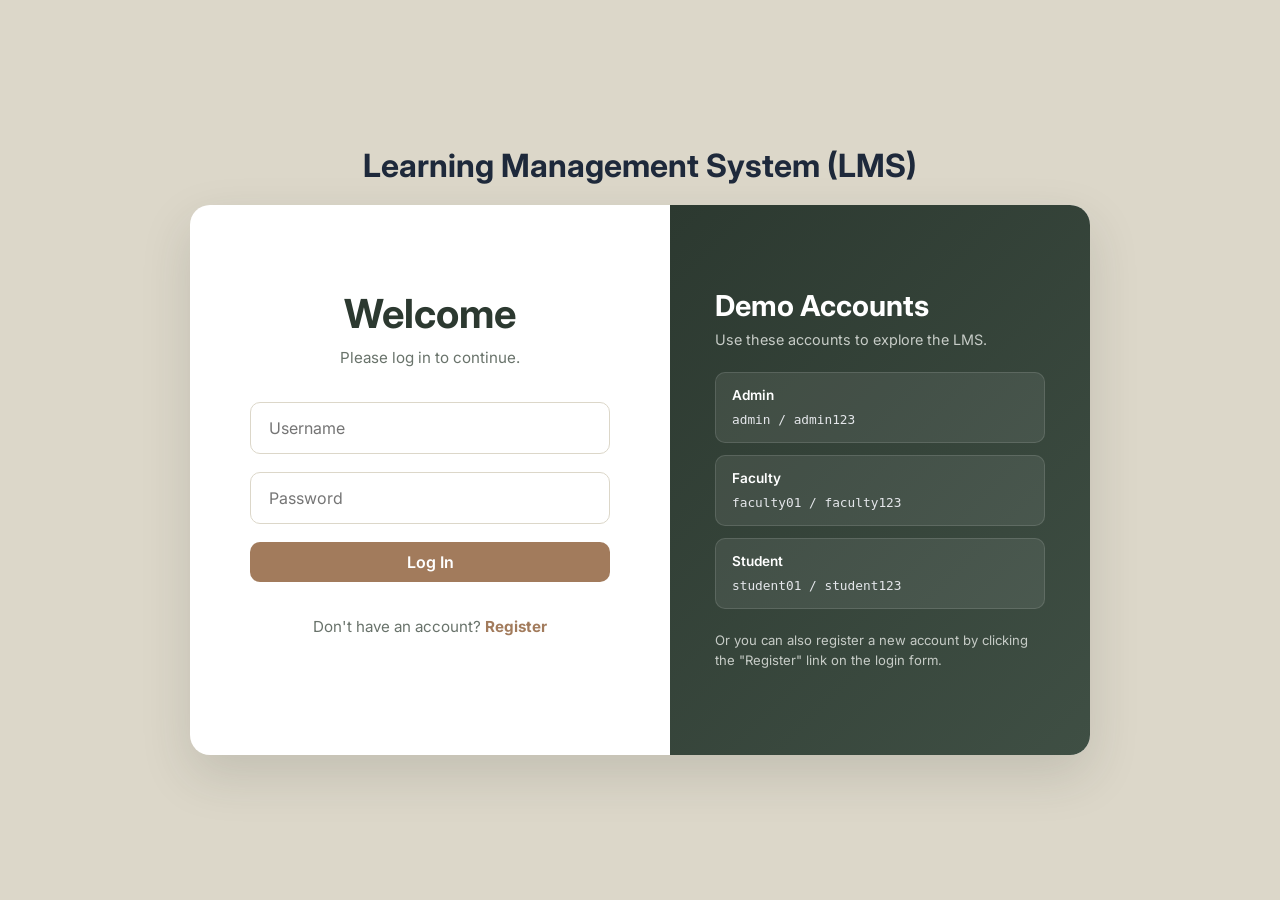
<file: index.html>
<!doctype html>
<html lang="en">
  <head>
    <meta charset="UTF-8" />
    <meta name="viewport" content="width=device-width, initial-scale=1.0" />
    <title>Learning Management System</title>
    <link rel="stylesheet" href="02-css/login.css" />
  </head>
  <body>
    <div class="background-color">
      <h1 id="title" style="color: #1e293b">
        Learning Management System (LMS)
      </h1>

      <div class="login-container">
        <div class="login-form">
          <h1>Welcome</h1>
          <p>Please log in to continue.</p>

          <form id="loginForm">
            <input type="text" id="username" placeholder="Username" required />

            <input
              type="password"
              id="password"
              placeholder="Password"
              required
              />

            <button type="submit">Log In</button><br>
            <p id = "register-link">Don't have an account? <a href="01-html/register.html"><strong>Register</strong></a></p>
          </form>
        </div>
        <div class="login-image">
  <div class="demo-accounts">
    <h2>Demo Accounts</h2>
    <p>Use these accounts to explore the LMS.</p>

    <div class="account">
      <span>Admin</span>
      <code>admin / admin123</code>
    </div>

    <div class="account">
      <span>Faculty</span>
      <code>faculty01 / faculty123</code>
    </div>

    <div class="account">
      <span>Student</span>
      <code>student01 / student123</code>
    </div>

    <div class="register-note">
      Or you can also register a new account by clicking the "Register" link on the login form.
    </div>
  </div>
</div>
    </div>
    <script src="03-js/log-in-page.js"></script>
  </body>
</html>
</file>
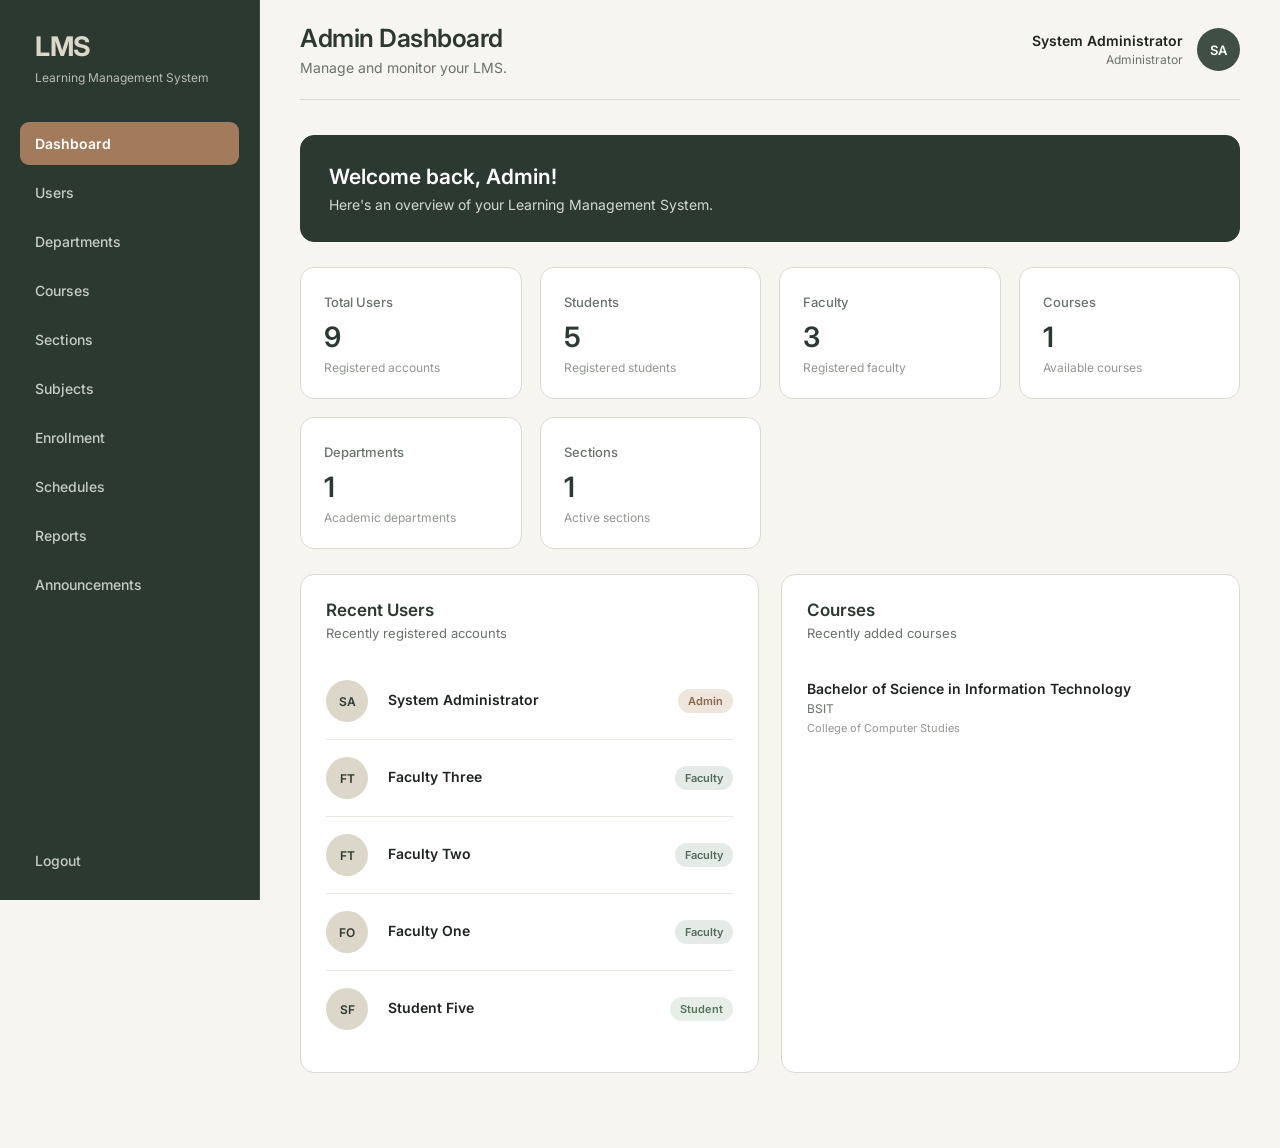
<file: 01-html/admin-dashboard.html>
<!doctype html>
<html lang="en">
  <head>
    <meta charset="UTF-8" />
    <meta name="viewport" content="width=device-width, initial-scale=1.0" />

    <title>Admin Dashboard</title>

    <link rel="stylesheet" href="../02-css/admin-dashboard.css" />

    <link
      href="https://fonts.googleapis.com/css2?family=Inter:wght@400;500;600;700&display=swap"
      rel="stylesheet"
    />

    <script src="../03-js/admin-dashboard.js" defer></script>
  </head>

  <body>
    <aside class="sidebar">
      <div class="logo">
        <h2>LMS</h2>
        <span>Learning Management System</span>
      </div>

      <nav class="sidebar-nav">
        <a href="#dashboard" class="nav-item active" data-section="dashboard">
          Dashboard
        </a>

        <a href="#users" class="nav-item" data-section="users"> Users </a>

        <a href="#departments" class="nav-item" data-section="departments">
          Departments
        </a>

        <a href="#courses" class="nav-item" data-section="courses"> Courses </a>

        <a href="#sections" class="nav-item" data-section="sections">
          Sections
        </a>

        <a href="#subjects" class="nav-item" data-section="subjects">
          Subjects
        </a>

        <a href="#enrollment" class="nav-item" data-section="enrollment">
          Enrollment
        </a>

        <a href="#schedules" class="nav-item" data-section="schedules">
          Schedules
        </a>

        <a href="#reports" class="nav-item" data-section="reports"> Reports </a>

        <a href="#announcements" class="nav-item" data-section="announcements">
          Announcements
        </a>
      </nav>

      <div class="sidebar-bottom">
        <a href="#" class="nav-item" id="logoutButton"> Logout </a>
      </div>
    </aside>

    <main class="main-content">
      <header class="topbar">
        <div class="page-title">
          <h1>Admin Dashboard</h1>
          <p>Manage and monitor your LMS.</p>
        </div>

        <div class="profile">
          <div class="profile-info">
            <strong id="adminName"> Administrator </strong>

            <span> Administrator </span>
          </div>

          <div class="profile-avatar" id="adminAvatar">AD</div>
        </div>
      </header>

      <!-- DASHBOARD -->

      <section id="dashboard" class="page-section active-section">
        <section class="welcome-section">
          <h2>Welcome back, Admin!</h2>

          <p>Here's an overview of your Learning Management System.</p>
        </section>

        <section class="dashboard-cards">
          <div class="dashboard-card">
            <span class="card-title"> Total Users </span>

            <h3 id="totalUsers">0</h3>

            <p>Registered accounts</p>
          </div>

          <div class="dashboard-card">
            <span class="card-title"> Students </span>

            <h3 id="totalStudents">0</h3>

            <p>Registered students</p>
          </div>

          <div class="dashboard-card">
            <span class="card-title"> Faculty </span>

            <h3 id="totalFaculty">0</h3>

            <p>Registered faculty</p>
          </div>

          <div class="dashboard-card">
            <span class="card-title"> Courses </span>

            <h3 id="totalCourses">0</h3>

            <p>Available courses</p>
          </div>

          <div class="dashboard-card">
            <span class="card-title"> Departments </span>

            <h3 id="totalDepartments">0</h3>

            <p>Academic departments</p>
          </div>

          <div class="dashboard-card">
            <span class="card-title"> Sections </span>

            <h3 id="totalSections">0</h3>

            <p>Active sections</p>
          </div>
        </section>

        <section class="dashboard-grid">
          <div class="dashboard-section">
            <div class="section-header">
              <div>
                <h2>Recent Users</h2>

                <p>Recently registered accounts</p>
              </div>
            </div>

            <div id="dashboardUserList"></div>
          </div>

          <div class="dashboard-section">
            <div class="section-header">
              <div>
                <h2>Courses</h2>

                <p>Recently added courses</p>
              </div>
            </div>

            <div id="dashboardCourseList"></div>
          </div>
        </section>
      </section>

      <!-- USERS -->

      <section id="users" class="page-section">
        <div class="section-title">
          <h2>Users</h2>

          <p>
            View all registered students, faculty members and administrators.
          </p>
        </div>

        <div class="dashboard-section" id="userList"></div>
      </section>

      <!-- DEPARTMENTS -->

      <section id="departments" class="page-section">
        <div class="section-title">
          <h2>Departments</h2>

          <p>Create and manage academic departments.</p>
        </div>

        <div class="form-section">
          <h3>Add Department</h3>

          <form id="departmentForm">
            <input
              type="text"
              id="departmentName"
              placeholder="Department Name"
              required
            />

            <input
              type="text"
              id="departmentCode"
              placeholder="Department Code"
            />

            <button type="submit">Add Department</button>
          </form>
        </div>

        <div class="dashboard-section">
          <div class="section-header">
            <div>
              <h2>Departments</h2>

              <p>Existing departments</p>
            </div>
          </div>

          <div id="departmentList"></div>
        </div>
      </section>

      <!-- COURSES -->

      <section id="courses" class="page-section">
        <div class="section-title">
          <h2>Courses</h2>

          <p>Manage college degree programs.</p>
        </div>

        <div class="form-section">
          <h3>Add Course</h3>

          <form id="courseForm">
            <input
              type="text"
              id="courseName"
              placeholder="Course Name"
              required
            />

            <input type="text" id="courseCode" placeholder="Course Code" />

            <select id="courseDepartment" required>
              <option value="">Select Department</option>
            </select>

            <button type="submit">Add Course</button>
          </form>
        </div>

        <div class="dashboard-section">
          <div class="section-header">
            <div>
              <h2>College Courses</h2>

              <p>Degree programs by department</p>
            </div>
          </div>

          <div id="courseList"></div>
        </div>
      </section>

      <!-- SECTIONS -->

      <section id="sections" class="page-section">
        <div class="section-title">
          <h2>Sections</h2>

          <p>Create year levels and class sections under each course.</p>
        </div>

        <div class="form-section">
          <h3>Add Section</h3>

          <form id="sectionForm">
            <select id="sectionCourse" required>
              <option value="">Select Course</option>
            </select>

            <input
              type="text"
              id="yearLevel"
              placeholder="Year Level e.g. 1st Year"
              required
            />

            <input
              type="text"
              id="sectionName"
              placeholder="Section e.g. A"
              required
            />

            <button type="submit">Add Section</button>
          </form>
        </div>

        <div class="dashboard-section">
          <div class="section-header">
            <div>
              <h2>Class Sections</h2>

              <p>Sections under each course</p>
            </div>
          </div>

          <div id="sectionList"></div>
        </div>
      </section>

      <!-- SUBJECTS -->

      <section id="subjects" class="page-section">
        <div class="section-title">
          <h2>Subjects</h2>

          <p>
            Manage the master subject catalog and assign subjects to sections.
          </p>
        </div>

        <!-- MASTER SUBJECT -->

        <div class="form-section">
          <h3>Add Subject to Catalog</h3>

          <p class="form-description">
            Create the subject once. You can assign it to multiple sections
            later.
          </p>

          <form id="subjectForm">
            <input
              type="text"
              id="subjectCode"
              placeholder="Subject Code e.g. IT101"
              required
            />

            <input
              type="text"
              id="subjectName"
              placeholder="Subject Name"
              required
            />

            <input
              type="number"
              id="subjectUnits"
              placeholder="Units"
              min="1"
              required
            />

            <button type="submit">Add Subject</button>
          </form>
        </div>

        <!-- SUBJECT CATALOG -->

        <div class="dashboard-section">
          <div class="section-header">
            <div>
              <h2>Subject Catalog</h2>

              <p>Master list of subjects</p>
            </div>
          </div>

          <div id="subjectCatalogList"></div>
        </div>

        <!-- ASSIGN SUBJECT -->

        <div class="form-section">
          <h3>Add Subject to Section</h3>

          <p class="form-description">
            Select an existing subject and assign it to a specific section.
          </p>

          <form id="sectionSubjectForm">
            <select id="sectionSubjectSection" required>
              <option value="">Select Section</option>
            </select>

            <select id="sectionSubjectSubject" required>
              <option value="">Select Subject</option>
            </select>

            <button type="submit">Add Subject to Section</button>
          </form>
        </div>

        <!-- SECTION SUBJECTS -->

        <div class="dashboard-section">
          <div class="section-header">
            <div>
              <h2>Section Subjects</h2>

              <p>Subjects assigned to class sections</p>
            </div>
          </div>

          <div id="sectionSubjectList"></div>
        </div>
      </section>

      <!-- ENROLLMENT -->

      <section id="enrollment" class="page-section">
        <div class="section-title">
          <h2>Student Enrollment</h2>

          <p>
            Enroll students into their department, course, year level and
            section.
          </p>
        </div>

        <div class="form-section">
          <h3>Enroll Student</h3>

          <form id="enrollmentForm">
            <select id="studentSelect" required>
              <option value="">Select Student</option>
            </select>

            <select id="enrollmentDepartment" required>
              <option value="">Select Department</option>
            </select>

            <select id="enrollmentCourse" required>
              <option value="">Select Course</option>
            </select>

            <select id="enrollmentSection" required>
              <option value="">Select Section</option>
            </select>

            <button type="submit">Enroll Student</button>
          </form>
        </div>

        <div class="dashboard-section">
          <div class="section-header">
            <div>
              <h2>Enrolled Students</h2>

              <p>Current student enrollments</p>
            </div>
          </div>

          <div id="enrollmentList"></div>
        </div>
      </section>

      <!-- SCHEDULES -->

      <section id="schedules" class="page-section">
        <div class="section-title">
          <h2>Faculty Schedules</h2>

          <p>Assign faculty members to subjects and create class schedules.</p>
        </div>

        <div class="form-section">
          <h3>Schedule Subject</h3>

          <form id="scheduleForm">
            <select id="scheduleSection" required>
              <option value="">Select Section</option>
            </select>

            <select id="scheduleSubject" required>
              <option value="">Select Subject</option>
            </select>

            <select id="scheduleFaculty" required>
              <option value="">Select Faculty</option>
            </select>

            <select id="scheduleDay" required>
              <option value="">Select Day</option>

              <option value="Monday">Monday</option>

              <option value="Tuesday">Tuesday</option>

              <option value="Wednesday">Wednesday</option>

              <option value="Thursday">Thursday</option>

              <option value="Friday">Friday</option>

              <option value="Saturday">Saturday</option>
            </select>

            <div class="time-fields">
              <div>
                <label for="startTime"> Start Time </label>

                <input type="time" id="startTime" required />
              </div>

              <div>
                <label for="endTime"> End Time </label>

                <input type="time" id="endTime" required />
              </div>
            </div>

            <button type="submit">Add Schedule</button>
          </form>
        </div>

        <div class="dashboard-section">
          <div class="section-header">
            <div>
              <h2>Current Schedules</h2>

              <p>Scheduled subject lessons</p>
            </div>
          </div>

          <div id="scheduleList"></div>
        </div>
      </section>

      <!-- REPORTS -->

      <section id="reports" class="page-section">
        <div class="section-title">
          <h2>Reports</h2>

          <p>Overview of your LMS data.</p>
        </div>

        <div class="dashboard-cards">
          <div class="dashboard-card">
            <span class="card-title"> Students </span>

            <h3 id="reportStudents">0</h3>
          </div>

          <div class="dashboard-card">
            <span class="card-title"> Faculty </span>

            <h3 id="reportFaculty">0</h3>
          </div>

          <div class="dashboard-card">
            <span class="card-title"> Courses </span>

            <h3 id="reportCourses">0</h3>
          </div>

          <div class="dashboard-card">
            <span class="card-title"> Sections </span>

            <h3 id="reportSections">0</h3>
          </div>
        </div>
      </section>

      <!-- ANNOUNCEMENTS -->
      <section id="announcements" class="page-section">
        <div class="section-header">
          <div>
            <h2>Announcements</h2>
            <p>Publish announcements for faculty, students, or both.</p>
          </div>
        </div>

        <div class="announcement-layout">
          <div class="card">
            <div class="card-header">
              <div>
                <h3>Create Announcement</h3>
                <p>Send an announcement to selected users.</p>
              </div>
            </div>

            <form id="adminAnnouncementForm">
              <div class="form-group">
                <label for="adminAnnouncementTitle"> Announcement Title </label>

                <input
                  type="text"
                  id="adminAnnouncementTitle"
                  placeholder="Enter announcement title"
                  required
                />
              </div>

              <div class="form-group">
                <label for="adminAnnouncementMessage"> Message </label>

                <textarea
                  id="adminAnnouncementMessage"
                  rows="6"
                  placeholder="Write your announcement..."
                  required
                ></textarea>
              </div>

              <div class="form-group">
                <label for="adminAnnouncementAudience"> Audience </label>

                <select id="adminAnnouncementAudience" required>
                  <option value="">Select Audience</option>

                  <option value="faculty">Faculty Only</option>

                  <option value="students">Students Only</option>

                  <option value="both">Faculty & Students</option>
                </select>
              </div>

              <div class="form-actions">
                <button type="submit" class="primary-button">
                  Publish Announcement
                </button>
              </div>
            </form>
          </div>
          <div class="card">
            <div class="card-header">
              <div>
                <h3>Published Announcements</h3>
                <p>Manage announcements published by the administrator.</p>
              </div>
            </div>

            <div id="adminAnnouncementList">
              <div class="empty-message">No announcements yet.</div>
            </div>
          </div>
        </div>
      </section>
    </main>
  </body>
</html>
</file>
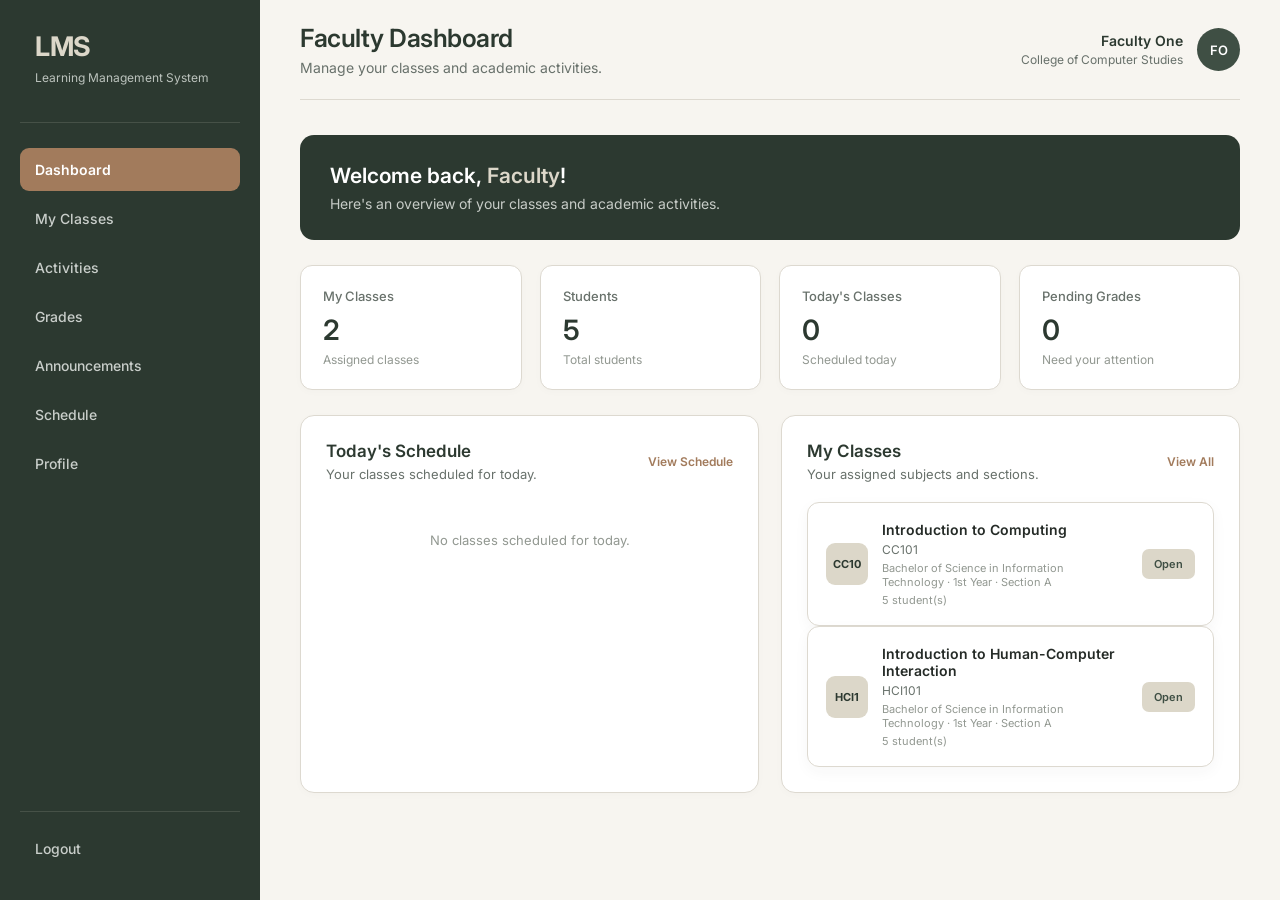
<file: 01-html/faculty-dashboard.html>
<!doctype html>
<html lang="en">
  <head>
    <meta charset="UTF-8" />

    <meta name="viewport" content="width=device-width, initial-scale=1.0" />

    <title>Faculty Dashboard</title>

    <link rel="stylesheet" href="../02-css/faculty-dashboard.css" />

    <link
      href="https://fonts.googleapis.com/css2?family=Inter:wght@300;400;500;600;700&display=swap"
      rel="stylesheet"
    />

    <script src="../03-js/faculty-dashboard.js" defer></script>
  </head>

  <body>
    <!-- SIDEBAR -->

    <aside class="sidebar">
      <div class="logo">
        <h2>LMS</h2>

        <span> Learning Management System </span>
      </div>

      <nav class="sidebar-nav">
        <a href="#dashboard" class="nav-item active" data-section="dashboard">
          Dashboard
        </a>

        <a href="#classes" class="nav-item" data-section="classes">
          My Classes
        </a>

        <a href="#activities" class="nav-item" data-section="activities">
          Activities
        </a>

        <a href="#grades" class="nav-item" data-section="grades"> Grades </a>

        <a href="#announcements" class="nav-item" data-section="announcements">
          Announcements
        </a>

        <a href="#schedule" class="nav-item" data-section="schedule">
          Schedule
        </a>

        <a href="#profile" class="nav-item" data-section="profile"> Profile </a>
      </nav>

      <div class="sidebar-bottom">
        <a href="#" class="nav-item" id="logoutButton"> Logout </a>
      </div>
    </aside>

    <!-- MAIN CONTENT -->

    <main class="main-content">
      <!-- TOPBAR -->

      <header class="topbar">
        <div class="page-title">
          <h1 id="pageTitle">Faculty Dashboard</h1>

          <p id="pageSubtitle">Manage your classes and academic activities.</p>
        </div>

        <div class="profile">
          <div class="profile-info">
            <strong id="facultyName"> Faculty Name </strong>

            <span id="facultyDepartment"> Faculty </span>
          </div>

          <div class="profile-avatar" id="facultyAvatar">FN</div>
        </div>
      </header>

      <!-- DASHBOARD -->

      <section id="dashboard" class="page-section active-section">
        <section class="welcome-section">
          <h2>
            Welcome back,
            <span id="welcomeFacultyName"> Faculty </span>!
          </h2>

          <p>Here's an overview of your classes and academic activities.</p>
        </section>

        <section class="faculty-cards">
          <div class="faculty-card">
            <span class="card-label"> My Classes </span>

            <h3 id="myClassesCount">0</h3>

            <p>Assigned classes</p>
          </div>

          <div class="faculty-card">
            <span class="card-label"> Students </span>

            <h3 id="myStudentsCount">0</h3>

            <p>Total students</p>
          </div>

          <div class="faculty-card">
            <span class="card-label"> Today's Classes </span>

            <h3 id="todayClassesCount">0</h3>

            <p>Scheduled today</p>
          </div>

          <div class="faculty-card">
            <span class="card-label"> Pending Grades </span>

            <h3 id="pendingGradesCount">0</h3>

            <p>Need your attention</p>
          </div>
        </section>

        <section class="faculty-dashboard-grid">
          <!-- Today's Schedule -->

          <div class="faculty-section">
            <div class="section-header">
              <div>
                <h2>Today's Schedule</h2>

                <p>Your classes scheduled for today.</p>
              </div>

              <a href="#schedule" class="section-link" data-section="schedule">
                View Schedule
              </a>
            </div>

            <div id="todayScheduleList" class="schedule-list">
              <div class="empty-message">No classes scheduled for today.</div>
            </div>
          </div>

          <!-- My Classes -->

          <div class="faculty-section">
            <div class="section-header">
              <div>
                <h2>My Classes</h2>

                <p>Your assigned subjects and sections.</p>
              </div>

              <a href="#classes" class="section-link" data-section="classes">
                View All
              </a>
            </div>

            <div id="myClassesPreview" class="class-list">
              <div class="empty-message">No classes assigned yet.</div>
            </div>
          </div>
        </section>
      </section>

      <!-- MY CLASSES -->

      <section id="classes" class="page-section">
        <div class="section-title">
          <h2>My Classes</h2>

          <p>View the subjects and sections assigned to you.</p>
        </div>

        <div id="classList" class="class-grid">
          <div class="empty-message">No classes assigned yet.</div>
        </div>
      </section>

      <!-- CLASS DETAILS -->

      <section id="classDetails" class="page-section">
        <div class="section-title">
          <h2 id="classDetailTitle">Class Details</h2>

          <p id="classDetailSubtitle">View and manage this class.</p>
        </div>

        <div class="class-information">
          <div class="class-information-item">
            <span> Subject </span>

            <strong id="detailSubject"> — </strong>
          </div>

          <div class="class-information-item">
            <span> Course </span>

            <strong id="detailCourse"> — </strong>
          </div>

          <div class="class-information-item">
            <span> Section </span>

            <strong id="detailSection"> — </strong>
          </div>

          <div class="class-information-item">
            <span> Schedule </span>

            <strong id="detailSchedule"> — </strong>
          </div>
        </div>

        <div class="class-tabs">
          <button
            type="button"
            class="class-tab active"
            data-class-tab="classStudents"
          >
            Students
          </button>

          <button
            type="button"
            class="class-tab"
            data-class-tab="classAttendance"
          >
            Attendance
          </button>

          <button
            type="button"
            class="class-tab"
            data-class-tab="classActivities"
          >
            Activities
          </button>

          <button type="button" class="class-tab" data-class-tab="materials">
            Materials
          </button>
        </div>

        <!-- Students -->

        <div id="classStudents" class="class-tab-content active">
          <div class="section-header">
            <div>
              <h2>Students</h2>

              <p>Students enrolled in this class.</p>
            </div>
          </div>

          <div id="classStudentList" class="student-list">
            <div class="empty-message">No students enrolled.</div>
          </div>
        </div>

        <!-- Attendance -->

        <div id="classAttendance" class="class-tab-content">
          <div class="section-header">
            <div>
              <h2>Attendance</h2>

              <p>Attendance recorded by students.</p>
            </div>

            <input type="date" id="attendanceDate" />
          </div>

          <div class="attendance-note">
            Select the attendance status for each student. The corresponding
            attendance grade will be assigned automatically.
          </div>

          <div id="attendanceList" class="attendance-list">
            <div class="empty-message">No attendance records yet.</div>
          </div>
        </div>

        <!-- Activities -->

        <div id="classActivities" class="class-tab-content">
          <div class="section-header">
            <div>
              <h2>Activities</h2>

              <p>Activities assigned to this class.</p>
            </div>
          </div>

          <div id="classActivityList" class="activity-list">
            <div class="empty-message">No activities created yet.</div>
          </div>
        </div>

        <!-- Materials -->

        <div id="materials" class="class-tab-content">
          <div class="section-header">
            <div>
              <h2>Learning Materials</h2>

              <p>Resources and materials for this class.</p>
            </div>

            <button
              type="button"
              class="primary-button"
              id="showMaterialFormButton"
            >
              Add Material
            </button>
          </div>

          <div id="materialFormContainer" class="form-container">
            <form id="materialForm">
              <div class="form-group">
                <label for="materialTitle"> Title </label>

                <input
                  type="text"
                  id="materialTitle"
                  placeholder="Material title"
                  required
                />
              </div>

              <div class="form-group">
                <label for="materialDescription"> Description </label>

                <textarea
                  id="materialDescription"
                  rows="4"
                  placeholder="Describe this material..."
                  required
                ></textarea>
              </div>

              <div class="form-group">
                <label for="materialLink"> Resource Link </label>

                <input
                  type="url"
                  id="materialLink"
                  placeholder="https://example.com"
                />
              </div>

              <div class="form-actions">
                <button
                  type="button"
                  class="secondary-button"
                  id="cancelMaterialButton"
                >
                  Cancel
                </button>

                <button type="submit" class="primary-button">
                  Add Material
                </button>
              </div>
            </form>
          </div>

          <div id="materialList" class="material-list">
            <div class="empty-message">No learning materials added yet.</div>
          </div>
        </div>
      </section>

      <!-- ACTIVITIES -->

      <section id="activities" class="page-section">
        <div class="section-title">
          <h2>Activities</h2>

          <p>
            Create and manage quizzes, assignments, projects, recitations, and
            major exams.
          </p>
        </div>

        <div class="activity-toolbar">
          <div class="form-group">
            <label for="activityClassFilter"> Class </label>

            <select id="activityClassFilter">
              <option value="">Select Class</option>
            </select>
          </div>

          <button
            type="button"
            class="primary-button"
            id="showActivityFormButton"
          >
            Add Activity
          </button>
        </div>

        <!-- Activity Form -->

        <div id="activityFormContainer" class="form-container">
          <form id="activityForm">
            <div class="form-row">
              <div class="form-group">
                <label for="activityType"> Activity Type </label>

                <select id="activityType" required>
                  <option value="">Select Activity Type</option>

                  <option value="quiz">Quiz</option>

                  <option value="assignment">Assignment</option>

                  <option value="project">Project</option>

                  <option value="recitation">Recitation</option>

                  <option value="exam">Major Exam</option>
                </select>
              </div>

              <div class="form-group">
                <label for="activityTerm"> Grading Period </label>

                <select id="activityTerm" required>
                  <option value="">Select Grading Period</option>

                  <option value="prelim">Preliminary</option>

                  <option value="midterm">Midterm</option>

                  <option value="final">Final</option>
                </select>
              </div>
            </div>

            <div class="form-group">
              <label for="activityName"> Activity Name </label>

              <input
                type="text"
                id="activityName"
                placeholder="e.g. Quiz 1"
                required
              />
            </div>

            <div class="form-row">
              <div class="form-group">
                <label for="activityItems"> Total Items </label>

                <input
                  type="number"
                  id="activityItems"
                  min="1"
                  placeholder="20"
                  required
                />
              </div>

              <div class="form-group">
                <label for="activityDate"> Date </label>

                <input type="date" id="activityDate" required />
              </div>
            </div>

            <div class="form-group">
              <label for="activityDescription"> Description </label>

              <textarea
                id="activityDescription"
                rows="4"
                placeholder="Instructions or additional information..."
              ></textarea>
            </div>

            <div class="form-actions">
              <button
                type="button"
                class="secondary-button"
                id="cancelActivityButton"
              >
                Cancel
              </button>

              <button type="submit" class="primary-button">
                Create Activity
              </button>
            </div>
          </form>
        </div>

        <!-- Activity List -->

        <div class="faculty-section">
          <div class="section-header">
            <div>
              <h2>Activity List</h2>

              <p>Activities created for your classes.</p>
            </div>
          </div>

          <div id="activityList" class="activity-list">
            <div class="empty-message">No activities created yet.</div>
          </div>
        </div>
      </section>

      <!-- GRADES - PRELIM ONLY -->

      <section id="grades" class="page-section">
        <!-- TITLE -->

        <div class="section-title">
          <h2>Grades</h2>

          <p>Preliminary Grade Sheet</p>
        </div>

        <!-- CLASS SELECTOR -->

        <div class="grade-sheet-toolbar">
          <div class="grade-sheet-class-selector">
            <label for="gradeClassFilter"> Class / Section </label>

            <select id="gradeClassFilter">
              <option value="">Select Class</option>
            </select>
          </div>
        </div>

        <!-- GRADE SHEET -->

        <div id="gradeSheetContainer" class="grade-sheet-container">
          <!-- Empty State -->

          <div id="gradeSheetEmpty" class="grade-sheet-empty">
            <div class="grade-sheet-empty-icon">≡</div>

            <h3>Select a Class</h3>

            <p>Select a class above to load the Preliminary grade sheet.</p>
          </div>

          <!-- PRELIM GRADE TABLE -->

          <div
            id="gradeSheetTableWrapper"
            class="grade-sheet-table-wrapper"
            style="display: none"
          >
            <div class="grade-sheet-table-scroll">
              <table
                id="gradeSheetTable"
                class="grade-sheet-table prelim-grade-table"
              ></table>
            </div>
          </div>
        </div>

        <!-- PRELIM COMPUTATION -->

        <div
          id="gradeComputationPanel"
          class="grade-computation-panel"
          style="display: none"
        >
          <div class="grade-computation-header">
            <div>
              <span> PRELIMINARY </span>

              <h3>Computed Preliminary Grades</h3>
            </div>

            <div id="gradeComputationDate" class="grade-computation-date">
              —
            </div>
          </div>

          <div class="grade-computation-grid">
            <div class="grade-computation-card">
              <span> Quizzes </span>

              <strong> 10% </strong>
            </div>

            <div class="grade-computation-card">
              <span> Assignments </span>

              <strong> 10% </strong>
            </div>

            <div class="grade-computation-card">
              <span> Projects </span>

              <strong> 25% </strong>
            </div>

            <div class="grade-computation-card">
              <span> Attendance </span>

              <strong> 10% </strong>
            </div>

            <div class="grade-computation-card">
              <span> Recitation </span>

              <strong> 15% </strong>
            </div>

            <div class="grade-computation-card">
              <span> Major Exam </span>

              <strong> 30% </strong>
            </div>
          </div>
        </div>
      </section>

      <!-- ANNOUNCEMENTS -->

      <section id="announcements" class="page-section">
        <div class="section-title">
          <h2>Announcements</h2>

          <p>View system announcements and communicate with your classes.</p>
        </div>

        <!-- System Announcements -->

        <div class="faculty-section">
          <div class="section-header">
            <div>
              <h2>System Announcements</h2>

              <p>Announcements from the administration.</p>
            </div>
          </div>

          <div id="systemAnnouncementList" class="announcement-list">
            <div class="empty-message">No announcements available.</div>
          </div>
        </div>

        <!-- Class Announcements -->

        <div class="faculty-section">
          <div class="section-header">
            <div>
              <h2>Class Announcements</h2>

              <p>Announcements for your classes.</p>
            </div>

            <button
              type="button"
              class="primary-button"
              id="showClassAnnouncementFormButton"
            >
              New Announcement
            </button>
          </div>

          <div id="classAnnouncementFormContainer" class="form-container">
            <form id="classAnnouncementForm">
              <div class="form-group">
                <label for="announcementClass"> Class </label>

                <select id="announcementClass" required>
                  <option value="">Select Class</option>
                </select>
              </div>

              <div class="form-group">
                <label for="classAnnouncementTitle"> Title </label>

                <input
                  type="text"
                  id="classAnnouncementTitle"
                  placeholder="Announcement title"
                  required
                />
              </div>

              <div class="form-group">
                <label for="classAnnouncementMessage"> Message </label>

                <textarea
                  id="classAnnouncementMessage"
                  rows="5"
                  placeholder="Write your announcement..."
                  required
                ></textarea>
              </div>

              <div class="form-actions">
                <button
                  type="button"
                  class="secondary-button"
                  id="cancelClassAnnouncementButton"
                >
                  Cancel
                </button>

                <button type="submit" class="primary-button">
                  Publish Announcement
                </button>
              </div>
            </form>
          </div>

          <div id="classAnnouncementList" class="announcement-list">
            <div class="empty-message">No class announcements yet.</div>
          </div>
        </div>
      </section>

      <!-- SCHEDULE -->

      <section id="schedule" class="page-section">
        <div class="section-title">
          <h2>My Schedule</h2>

          <p>View your assigned class schedule.</p>
        </div>

        <div class="schedule-controls">
          <button
            type="button"
            class="secondary-button active"
            data-schedule-view="list"
          >
            List View
          </button>

          <button
            type="button"
            class="secondary-button"
            data-schedule-view="week"
          >
            Week View
          </button>
        </div>

        <!-- List Schedule -->

        <div id="facultyScheduleList" class="faculty-section">
          <div class="section-header">
            <div>
              <h2>Class Schedule</h2>

              <p>Subjects assigned to you by the administrator.</p>
            </div>
          </div>

          <div id="scheduleList" class="schedule-list">
            <div class="empty-message">No schedules available.</div>
          </div>
        </div>

        <!-- Week Schedule -->

        <div
          id="facultyWeekSchedule"
          class="faculty-section"
          style="display: none"
        >
          <div class="week-grid">
            <div class="week-day">
              <h3>Monday</h3>

              <div id="mondaySchedule" class="week-day-content"></div>
            </div>

            <div class="week-day">
              <h3>Tuesday</h3>

              <div id="tuesdaySchedule" class="week-day-content"></div>
            </div>

            <div class="week-day">
              <h3>Wednesday</h3>

              <div id="wednesdaySchedule" class="week-day-content"></div>
            </div>

            <div class="week-day">
              <h3>Thursday</h3>

              <div id="thursdaySchedule" class="week-day-content"></div>
            </div>

            <div class="week-day">
              <h3>Friday</h3>

              <div id="fridaySchedule" class="week-day-content"></div>
            </div>

            <div class="week-day">
              <h3>Saturday</h3>

              <div id="saturdaySchedule" class="week-day-content"></div>
            </div>
          </div>
        </div>
      </section>

      <!-- PROFILE -->

      <section id="profile" class="page-section">
        <div class="section-title">
          <h2>My Profile</h2>

          <p>View your faculty account information.</p>
        </div>

        <div class="profile-card">
          <div class="profile-card-header">
            <div class="large-profile-avatar" id="largeFacultyAvatar">FN</div>

            <div>
              <h2 id="profileFacultyName">Faculty Name</h2>

              <p>Faculty Member</p>
            </div>
          </div>

          <div class="profile-details">
            <div class="profile-detail">
              <span> First Name </span>

              <strong id="profileFirstName"> — </strong>
            </div>

            <div class="profile-detail">
              <span> Last Name </span>

              <strong id="profileLastName"> — </strong>
            </div>

            <div class="profile-detail">
              <span> Email Address </span>

              <strong id="profileEmail"> — </strong>
            </div>

            <div class="profile-detail">
              <span> Username </span>

              <strong id="profileUsername"> — </strong>
            </div>

            <div class="profile-detail">
              <span> Department </span>

              <strong id="profileDepartment"> — </strong>
            </div>

            <div class="profile-detail">
              <span> Role </span>

              <strong> Faculty </strong>
            </div>
          </div>
        </div>
      </section>
      <section id="activitySubmissions" class="page-section">
        <div class="section-header">
          <div>
            <h2 id="submissionActivityTitle">Activity Submissions</h2>

            <p id="submissionActivitySubject">—</p>
          </div>

          <button
            type="button"
            id="backToActivitiesButton"
            class="secondary-button"
          >
            Back to Activities
          </button>
        </div>

        <div id="activitySubmissionList" class="activity-submission-list">
          <div class="empty-message">
            Select an activity to view submissions.
          </div>
        </div>
      </section>
    </main>
  </body>
</html>
</file>
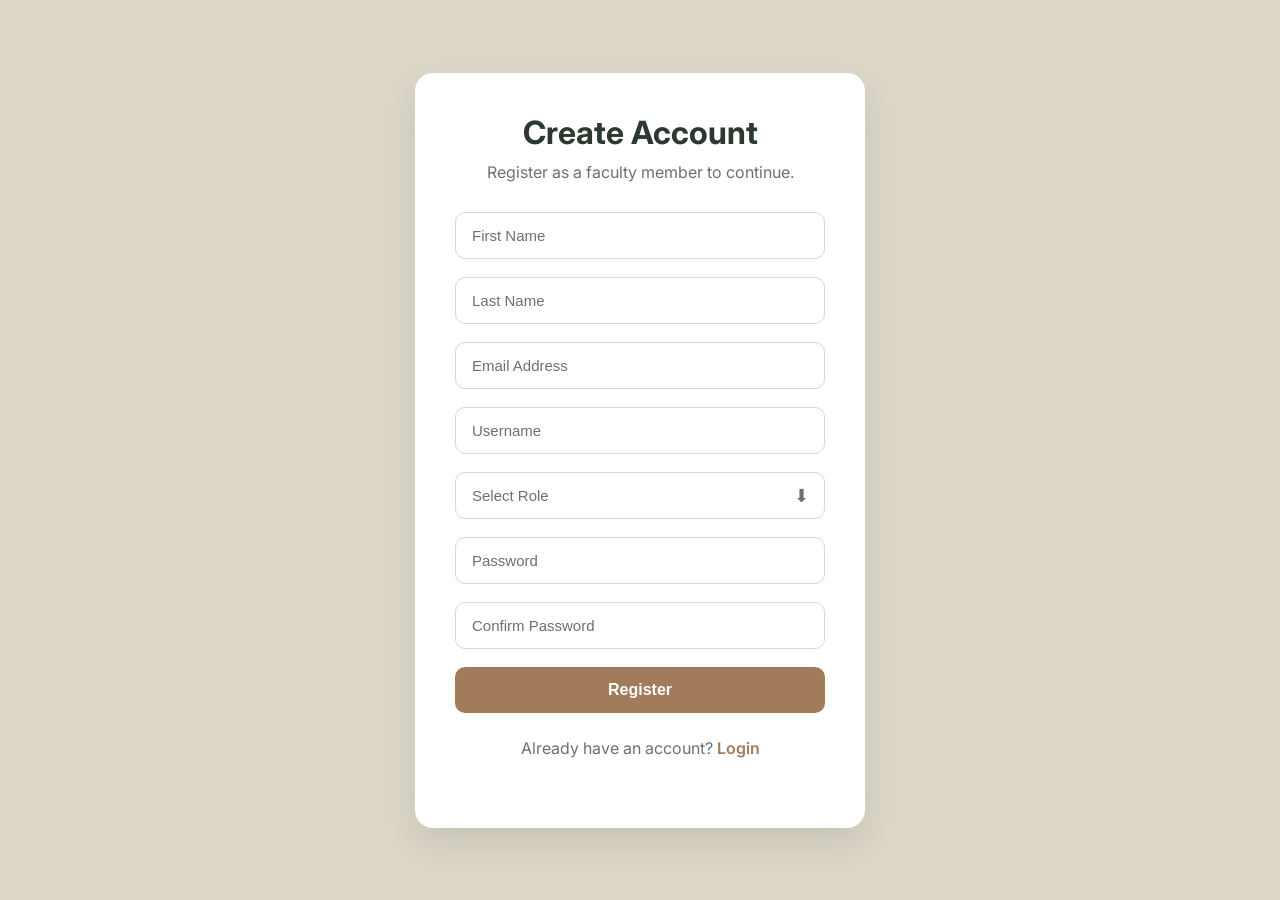
<file: 01-html/register.html>
<!doctype html>
<html lang="en">
  <head>
    <meta charset="UTF-8" />
    <meta name="viewport" content="width=device-width, initial-scale=1.0" />
    <title>Registration</title>
    <link rel="stylesheet" href="../02-css/register.css" />
    <link rel="preconnect" href="https://fonts.googleapis.com" />
    <link rel="preconnect" href="https://fonts.gstatic.com" crossorigin />
    <link
      href="https://fonts.googleapis.com/css2?family=Poppins:wght@300;400;500;600;700&display=swap"
      rel="stylesheet"
    />
    <script src="../03-js/register.js" defer></script>
  </head>
  <body>
    <div class="register-container">
      <div class="register-form">
        <h1>Create Account</h1>

        <p>Register as a faculty member to continue.</p>

        <form id="registerForm">
          <input type="text" id="firstName" placeholder="First Name" required />

          <input type="text" id="lastName" placeholder="Last Name" required />

          <input type="email" id="email" placeholder="Email Address" required />

          <input type="text" id="username" placeholder="Username" required />

          <div class="select-wrapper">
            <select id="role" required>
              <option value="" disabled selected>Select Role</option>
              <option value="faculty">Faculty</option>
              <option value="student">Student</option>
              <option value="Admin">Admin</option>
            </select>
          </div>

          <input
            type="password"
            id="password"
            placeholder="Password"
            required
          />

          <input
            type="password"
            id="confirmPassword"
            placeholder="Confirm Password"
            required
          />
          <button type="submit">Register</button>
        </form>

        <p class="login-link">
          Already have an account?
          <a href="../index.html">Login</a>
        </p>
      </div>
    </div>
  </body>
</html>
</file>
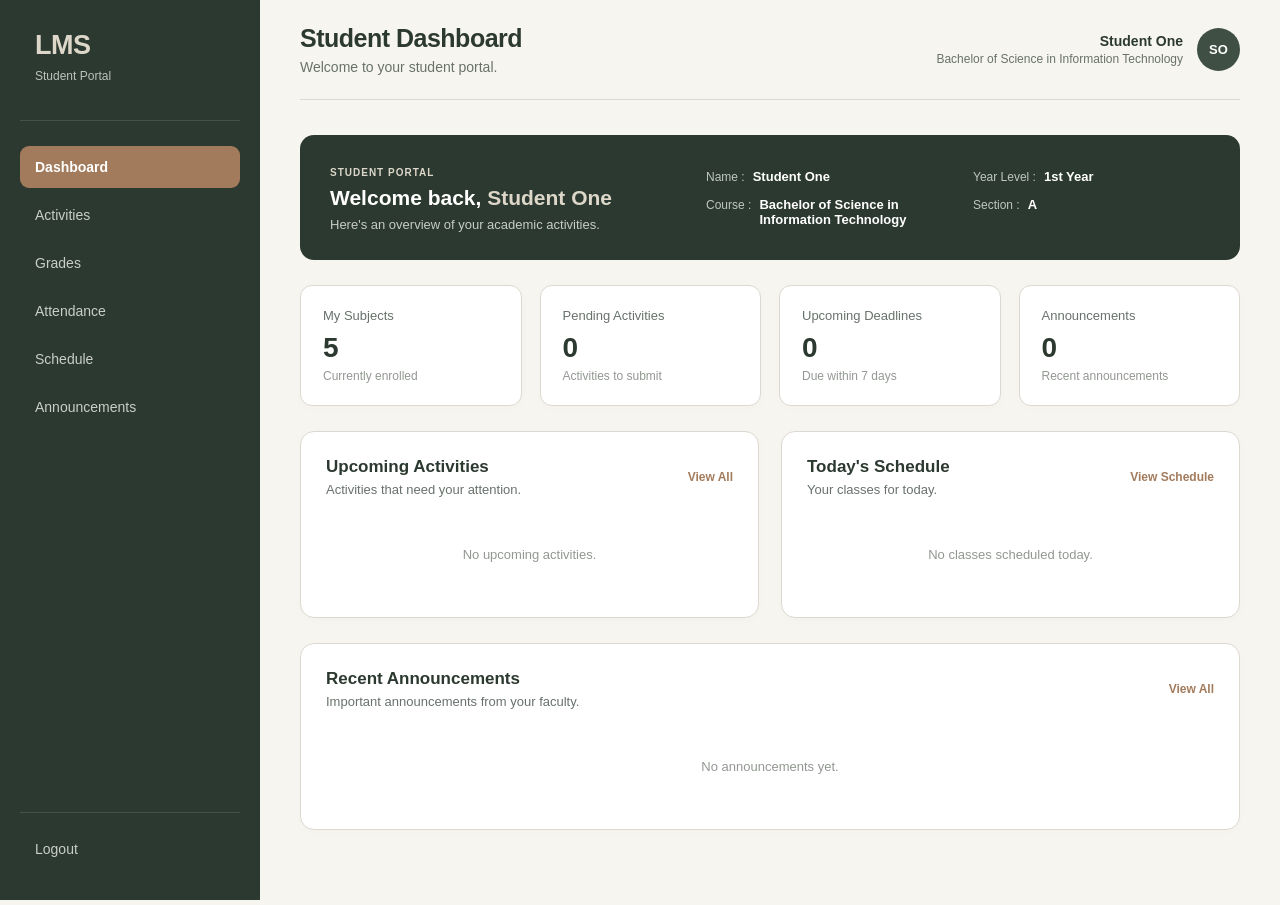
<file: 01-html/student-dashboard.html>
<!doctype html>
<html lang="en">
  <head>
    <meta charset="UTF-8" />

    <meta name="viewport" content="width=device-width, initial-scale=1.0" />

    <title>Student Dashboard</title>

    <link rel="stylesheet" href="../02-css/student-dashboard.css" />
  </head>

  <body>
    <!-- SIDEBAR -->

    <aside class="sidebar">
      <div class="logo">
        <h2>LMS</h2>

        <span> Student Portal </span>
      </div>

      <nav class="sidebar-nav">
        <a href="#" class="nav-item active" data-section="dashboard">
          Dashboard
        </a>

        <a href="#" class="nav-item" data-section="activities"> Activities </a>

        <a href="#" class="nav-item" data-section="grades"> Grades </a>

        <a href="#" class="nav-item" data-section="attendance"> Attendance </a>

        <a href="#" class="nav-item" data-section="schedule"> Schedule </a>

        <a href="#" class="nav-item" data-section="announcements">
          Announcements
        </a>
      </nav>

      <div class="sidebar-bottom">
        <a href="#" class="nav-item" id="logoutButton"> Logout </a>
      </div>
    </aside>

    <!-- MAIN CONTENT -->

    <main class="main-content">
      <!-- TOPBAR -->

      <header class="topbar">
        <div class="page-title">
          <h1 id="pageTitle">Student Dashboard</h1>

          <p id="pageSubtitle">Welcome to your student portal.</p>
        </div>

        <div class="profile">
          <div class="profile-info">
            <strong id="studentName"> Student </strong>

            <span id="studentCourse"> Student </span>
          </div>

          <div class="profile-avatar" id="studentAvatar">ST</div>
        </div>
      </header>

      <!--  DASHBOARD -->

      <section id="dashboard" class="page-section active-section">
        <div class="welcome-section">
          <div class="student-welcome-content">
            <div class="student-welcome-text">
              <span class="welcome-label"> STUDENT PORTAL </span>

              <h2>
                Welcome back,

                <span id="welcomeStudentName"> Student </span>
              </h2>

              <p>Here's an overview of your academic activities.</p>
            </div>

            <div class="student-academic-info">
              <div class="academic-info-item">
                <span> Name </span>

                <strong id="dashboardStudentName"> — </strong>
              </div>

              <div class="academic-info-item">
                <span> Year Level </span>

                <strong id="dashboardStudentYear"> — </strong>
              </div>

              <div class="academic-info-item">
                <span> Course </span>

                <strong id="dashboardStudentCourse"> — </strong>
              </div>

              <div class="academic-info-item">
                <span> Section </span>

                <strong id="dashboardStudentSection"> — </strong>
              </div>
            </div>
          </div>
        </div>

        <!-- CLICKABLE DASHBOARD CARDS -->

        <div class="student-cards">
          <button
            type="button"
            class="student-card"
            data-card-section="activities"
            data-card-filter=""
          >
            <span class="card-label"> My Subjects </span>

            <h3 id="mySubjectsCount">0</h3>

            <p>Currently enrolled</p>
          </button>

          <button
            type="button"
            class="student-card pending-card"
            data-card-section="activities"
            data-card-filter="pending"
          >
            <span class="card-label"> Pending Activities </span>

            <h3 id="pendingActivitiesCount">0</h3>

            <p>Activities to submit</p>
          </button>

          <button
            type="button"
            class="student-card"
            data-card-section="activities"
            data-card-filter="upcoming"
          >
            <span class="card-label"> Upcoming Deadlines </span>

            <h3 id="upcomingDeadlinesCount">0</h3>

            <p>Due within 7 days</p>
          </button>

          <button
            type="button"
            class="student-card"
            data-card-section="announcements"
          >
            <span class="card-label"> Announcements </span>

            <h3 id="studentAnnouncementsCount">0</h3>

            <p>Recent announcements</p>
          </button>
        </div>

        <!-- DASHBOARD CONTENT -->

        <div class="student-dashboard-grid">
          <div class="student-section">
            <div class="section-header">
              <div>
                <h2>Upcoming Activities</h2>

                <p>Activities that need your attention.</p>
              </div>

              <a href="#" class="section-link" data-section="activities">
                View All
              </a>
            </div>

            <div id="upcomingActivitiesList" class="student-activity-list">
              <div class="empty-message">No upcoming activities.</div>
            </div>
          </div>

          <div class="student-section">
            <div class="section-header">
              <div>
                <h2>Today's Schedule</h2>

                <p>Your classes for today.</p>
              </div>

              <a href="#" class="section-link" data-section="schedule">
                View Schedule
              </a>
            </div>

            <div id="todayScheduleList" class="schedule-list">
              <div class="empty-message">No classes scheduled today.</div>
            </div>
          </div>
        </div>

        <div class="student-section">
          <div class="section-header">
            <div>
              <h2>Recent Announcements</h2>

              <p>Important announcements from your faculty.</p>
            </div>

            <a href="#" class="section-link" data-section="announcements">
              View All
            </a>
          </div>

          <div id="recentAnnouncementsList" class="announcement-list">
            <div class="empty-message">No announcements yet.</div>
          </div>
        </div>
      </section>

      <!-- ACTIVITIES -->

      <section id="activities" class="page-section">
        <div class="section-title">
          <h2>Activities</h2>

          <p>
            View and submit your quizzes, assignments, projects, and other
            academic activities.
          </p>
        </div>

        <div class="student-section">
          <div class="activity-toolbar">
            <div class="form-group">
              <label for="activitySubjectFilter"> Subject </label>

              <select id="activitySubjectFilter">
                <option value="">All Subjects</option>
              </select>
            </div>

            <div class="form-group">
              <label for="activityStatusFilter"> Status </label>

              <select id="activityStatusFilter">
                <option value="">All Activities</option>

                <option value="pending">Pending</option>

                <option value="submitted">Submitted</option>

                <option value="graded">Graded</option>
              </select>
            </div>
          </div>

          <div id="studentActivityList" class="student-activity-list">
            <div class="empty-message">No activities available.</div>
          </div>
        </div>
      </section>

      <!-- GRADES -->

      <section id="grades" class="page-section">
        <div class="section-title">
          <h2>My Grades</h2>

          <p>View your complete scores and grades for each grading period.</p>
        </div>

        <div class="student-grades-container" id="studentGradesContainer">
          <div class="student-grade-table-scroll">
            <table class="student-grade-table" id="studentGradeTable"></table>
          </div>
        </div>
      </section>

      <!--  ATTENDANCE -->

      <section id="attendance" class="page-section">
        <div class="section-title">
          <h2>Attendance</h2>

          <p>View your attendance record for each subject.</p>
        </div>

        <div class="student-section">
          <div id="studentAttendanceList" class="attendance-list">
            <div class="empty-message">No attendance records available.</div>
          </div>
        </div>
      </section>

      <!-- SCHEDULE -->

      <section id="schedule" class="page-section">
        <div class="section-title">
          <h2>My Schedule</h2>

          <p>View your weekly class schedule.</p>
        </div>

        <div class="student-section">
          <div id="studentScheduleList" class="schedule-list">
            <div class="empty-message">No schedule available.</div>
          </div>
        </div>
      </section>

      <!-- ANNOUNCEMENTS -->

      <section id="announcements" class="page-section">
        <div class="section-title">
          <h2>Announcements</h2>

          <p>Important announcements from your faculty.</p>
        </div>

        <div class="student-section">
          <div id="studentAnnouncementList" class="announcement-list">
            <div class="empty-message">No announcements available.</div>
          </div>
        </div>
      </section>
    </main>

    <script src="../03-js/student-dashboard.js"></script>
  </body>
</html>
</file>
<file: 02-css/login.css>
@import url("https://fonts.googleapis.com/css2?family=Inter:wght@300;400;500;600;700&display=swap");

* {
  margin: 0;
  padding: 0;
  box-sizing: border-box;
  font-family: "Inter", sans-serif;
}

body {
  background: #dcd7c9;
  display: flex;
  justify-content: center;
  align-items: center;
  min-height: 100vh;
}

.login-container {
  width: 900px;
  height: 550px;
  background: #fff;
  border-radius: 20px;
  overflow: hidden;
  display: flex;
  box-shadow: 0 20px 50px rgba(44, 57, 48, 0.15);
}

/* Left Side */
.login-form {
  flex: 1;
  padding: 60px;
  display: flex;
  flex-direction: column;
  justify-content: center;
  text-align: center;
}

.login-form h1 {
  font-size: 2.5rem;
  color: #2c3930;
  margin-bottom: 10px;
}

.login-form p {
  color: #69736b;
  margin-bottom: 35px;
  font-size: 0.95rem;
}

.login-form input {
  width: 100%;
  padding: 15px 18px;
  margin-bottom: 18px;
  border: 1px solid #dcd7c9;
  border-radius: 10px;
  outline: none;
  font-size: 1rem;
  transition: 0.3s;
}

.login-form input:focus {
  border-color: #a27b5c;
  box-shadow: 0 0 8px rgba(162, 123, 92, 0.25);
}

.login-form button {
  width: 100%;
  padding: 10px;
  border: none;
  border-radius: 10px;
  background: #a27b5c;
  color: white;
  font-size: 1rem;
  font-weight: 600;
  cursor: pointer;
  transition: 0.3s;
  margin-bottom: 10px;
}

.login-form button:hover {
  background: #8f694e;
  transform: translateY(-2px);
}

.login-image {
  flex: 1;
  background: linear-gradient(135deg, #2c3930, #3f4f44);
  display: flex;
  justify-content: center;
  align-items: center;
  padding: 30px;
}

.login-image img {
  width: 100%;
  max-width: 400px;
  object-fit: contain;
}

@media (max-width: 768px) {
  .login-container {
    flex-direction: column;
    width: 95%;
    height: auto;
  }

  .login-image {
    display: none;
  }

  .login-form {
    padding: 40px 30px;
  }

  .login-form h1 {
    font-size: 2rem;
  }
}

#title {
  text-align: center;
  font-size: 2rem;
  color: #2c3930;
  margin-bottom: 20px;
}

#register-link {
  margin-top: 25px;
}

#register-link a {
  color: #a27b5c;
  text-decoration: none;
  font-weight: 600;
}

#register-link a:hover {
  text-decoration: underline;
}

/* Demo Accounts */

.demo-accounts {
  width: 100%;
  max-width: 330px;
  color: #ffffff;
  text-align: left;
}

.demo-accounts h2 {
  font-size: 1.8rem;
  margin-bottom: 8px;
}

.demo-accounts > p {
  color: #c7ccc7;
  font-size: 0.9rem;
  margin-bottom: 24px;
}

.account {
  padding: 14px 16px;
  margin-bottom: 12px;
  background: rgba(255, 255, 255, 0.08);
  border: 1px solid rgba(255, 255, 255, 0.12);
  border-radius: 10px;
}

.account span {
  display: block;
  margin-bottom: 5px;
  font-size: 0.85rem;
  font-weight: 600;
}

.account code {
  color: #e5e7eb;
  font-size: 0.8rem;
  font-family: monospace;
}

.register-note {
  margin-top: 22px;
  color: #c7ccc7;
  font-size: 0.82rem;
  line-height: 1.5;
}

.register-note a {
  color: #ffffff;
  font-weight: 600;
  text-decoration: none;
}

.register-note a:hover {
  text-decoration: underline;
}
</file>
<file: 02-css/admin-dashboard.css>
* {
  margin: 0;
  padding: 0;
  box-sizing: border-box;
}

:root {
  --primary: #2c3930;
  --secondary: #3f4f44;
  --accent: #a27b5c;
  --light: #dcd7c9;

  --background: #f7f5f0;
  --white: #ffffff;

  --text-primary: #1f2420;
  --text-secondary: #69736b;
  --text-muted: #929890;

  --border: #dcd9d0;
  --border-light: #ebe8e1;

  --danger: #9b4f4f;
  --danger-light: #f5e5e3;

  --success: #55745c;
  --success-light: #e6eee7;

  --faculty: #536b5b;
  --faculty-light: #e4ebe6;

  --admin: #8a684c;
  --admin-light: #eee5dc;
}

body {
  font-family: "Inter", sans-serif;
  background: var(--background);
  color: var(--text-primary);
  min-height: 100vh;
}

button,
input,
select {
  font-family: inherit;
}

button {
  cursor: pointer;
}

.sidebar {
  position: fixed;
  left: 0;
  top: 0;
  width: 260px;
  height: 100vh;
  background: var(--primary);
  border-right: 1px solid var(--secondary);
  padding: 30px 20px;
  display: flex;
  flex-direction: column;
  z-index: 100;
}

.logo {
  padding: 0 15px 35px;
}

.logo h2 {
  font-size: 27px;
  font-weight: 700;
  color: var(--light);
  letter-spacing: -0.5px;
}

.logo span {
  display: block;
  margin-top: 6px;
  font-size: 12px;
  line-height: 1.5;
  color: #b9bcb7;
}

.sidebar-nav {
  display: flex;
  flex-direction: column;
  gap: 6px;
}

.nav-item {
  text-decoration: none;
  color: #c8ccc8;
  padding: 13px 15px;
  border-radius: 9px;
  font-size: 14px;
  font-weight: 500;
  transition: 0.2s ease;
}

.nav-item:hover {
  background: var(--secondary);
  color: var(--light);
}

.nav-item.active {
  background: var(--accent);
  color: #ffffff;
  font-weight: 600;
}

.sidebar-bottom {
  margin-top: auto;
}

.main-content {
  margin-left: 260px;
  padding: 0 40px 50px;
}

.topbar {
  min-height: 100px;
  display: flex;
  justify-content: space-between;
  align-items: center;
  border-bottom: 1px solid var(--border);
  margin-bottom: 35px;
}

.page-title h1 {
  font-size: 25px;
  font-weight: 600;
  letter-spacing: -0.5px;
  color: var(--primary);
}

.page-title p {
  margin-top: 6px;
  font-size: 14px;
  color: var(--text-secondary);
}

.profile {
  display: flex;
  align-items: center;
  gap: 14px;
}

.notification {
  width: 40px;
  height: 40px;
  border: 1px solid var(--border);
  border-radius: 50%;
  display: flex;
  align-items: center;
  justify-content: center;
  background: var(--white);
}

.profile-info {
  display: flex;
  flex-direction: column;
  text-align: right;
}

.profile-info strong {
  font-size: 14px;
  font-weight: 600;
  color: var(--text-primary);
}

.profile-info span {
  margin-top: 3px;
  font-size: 12px;
  color: var(--text-secondary);
}

.profile-avatar {
  width: 43px;
  height: 43px;
  border-radius: 50%;
  background: var(--secondary);
  color: #ffffff;
  display: flex;
  align-items: center;
  justify-content: center;
  font-size: 13px;
  font-weight: 600;
}

.page-section {
  display: none;
}

.page-section.active-section {
  display: block;
}

.welcome-section {
  background: var(--primary);
  border: 1px solid var(--primary);
  border-radius: 14px;
  padding: 28px;
  margin-bottom: 25px;
}

.welcome-section h2 {
  font-size: 21px;
  font-weight: 600;
  color: #ffffff;
}

.welcome-section p {
  color: #d4d8d3;
  margin-top: 7px;
  font-size: 14px;
}

.dashboard-cards {
  display: grid;
  grid-template-columns: repeat(4, 1fr);
  gap: 18px;
  margin-bottom: 25px;
}

.dashboard-card {
  background: var(--white);
  border: 1px solid var(--border);
  border-radius: 14px;
  padding: 23px;
}

.card-title {
  color: var(--text-secondary);
  font-size: 13px;
  font-weight: 500;
}

.dashboard-card h3 {
  margin-top: 9px;
  font-size: 28px;
  font-weight: 600;
  color: var(--primary);
}

.dashboard-card p {
  margin-top: 6px;
  font-size: 12px;
  color: var(--text-muted);
}

.dashboard-grid {
  display: grid;
  grid-template-columns: 1fr 1fr;
  gap: 22px;
}

.dashboard-section {
  background: var(--white);
  border: 1px solid var(--border);
  border-radius: 14px;
  padding: 25px;
  margin-bottom: 25px;
}

.section-header {
  display: flex;
  justify-content: space-between;
  align-items: center;
  margin-bottom: 22px;
}

.section-header h2 {
  font-size: 17px;
  font-weight: 600;
  color: var(--primary);
}

.section-header p {
  margin-top: 5px;
  color: var(--text-secondary);
  font-size: 13px;
}

.section-title {
  margin-bottom: 25px;
}

.section-title h2 {
  font-size: 23px;
  font-weight: 600;
  color: var(--primary);
}

.section-title p {
  margin-top: 6px;
  color: var(--text-secondary);
  font-size: 14px;
}

.form-section {
  background: var(--white);
  border: 1px solid var(--border);
  border-radius: 14px;
  padding: 25px;
  margin-bottom: 25px;
}

.form-section h3 {
  font-size: 17px;
  font-weight: 600;
  color: var(--primary);
  margin-bottom: 7px;
}

.form-description {
  color: var(--text-secondary);
  font-size: 13px;
  margin-bottom: 20px;
}

.form-section form {
  display: grid;
  grid-template-columns: repeat(2, 1fr);
  gap: 15px;
}

.form-section input,
.form-section select {
  width: 100%;
  height: 47px;
  padding: 0 14px;
  border: 1px solid #cfcac0;
  border-radius: 8px;
  background: var(--white);
  color: var(--text-primary);
  font-size: 13px;
  outline: none;
}

.form-section input::placeholder {
  color: var(--text-muted);
}

.form-section input:focus,
.form-section select:focus {
  border-color: var(--accent);
  box-shadow: 0 0 0 3px rgba(162, 123, 92, 0.12);
}

.form-section button {
  min-height: 47px;
  padding: 0 20px;
  border: none;
  border-radius: 8px;
  background: var(--accent);
  color: #ffffff;
  font-size: 13px;
  font-weight: 600;
  transition: 0.2s ease;
}

.form-section button:hover {
  background: #8f694e;
}

.user-item,
.course-item,
.department-item,
.section-item,
.subject-item,
.enrollment-item,
.schedule-item {
  display: flex;
  align-items: center;
  justify-content: space-between;
  gap: 20px;
  padding: 17px 0;
  border-bottom: 1px solid var(--border-light);
}

.user-item:last-child,
.course-item:last-child,
.department-item:last-child,
.section-item:last-child,
.subject-item:last-child,
.enrollment-item:last-child,
.schedule-item:last-child {
  border-bottom: none;
}

.user-avatar {
  width: 42px;
  height: 42px;
  flex-shrink: 0;
  border-radius: 50%;
  background: var(--light);
  color: var(--primary);
  display: flex;
  align-items: center;
  justify-content: center;
  font-size: 12px;
  font-weight: 600;
}

.user-item {
  justify-content: flex-start;
}

.user-info {
  flex: 1;
}

.user-info h3,
.course-item h3,
.department-item h3,
.section-item h3,
.subject-item h3,
.enrollment-item h3,
.schedule-item h3 {
  font-size: 14px;
  font-weight: 600;
  color: var(--text-primary);
}

.user-info p,
.course-item p,
.department-item p,
.section-item p,
.subject-item p,
.enrollment-item p,
.schedule-item p {
  margin-top: 4px;
  color: var(--text-secondary);
  font-size: 12px;
}

.user-info small,
.course-item small,
.department-item small,
.section-item small,
.subject-item small,
.enrollment-item small,
.schedule-item small {
  display: block;
  margin-top: 5px;
  color: var(--text-muted);
  font-size: 11px;
}

.user-role {
  padding: 5px 10px;
  border-radius: 20px;
  font-size: 11px;
  font-weight: 600;
  text-transform: capitalize;
}

.user-role.student {
  background: var(--success-light);
  color: var(--success);
}

.user-role.faculty {
  background: var(--faculty-light);
  color: var(--faculty);
}

.user-role.admin {
  background: var(--admin-light);
  color: var(--admin);
}

.delete-btn {
  border: none;
  background: var(--danger-light);
  color: var(--danger);
  padding: 8px 13px;
  border-radius: 7px;
  font-size: 11px;
  font-weight: 600;
}

.delete-btn:hover {
  background: #ecd5d2;
}

.view-schedule-btn {
  margin-top: 10px;
  padding: 7px 11px;
  border: none;
  border-radius: 6px;
  background: var(--light);
  color: var(--primary);
  font-size: 11px;
  font-weight: 600;
}

.empty-message {
  padding: 30px 10px;
  text-align: center;
  color: var(--text-muted);
  font-size: 13px;
}

.time-fields {
  display: grid;
  grid-template-columns: 1fr 1fr;
  gap: 15px;
  grid-column: 1 / -1;
}

.time-fields div {
  display: flex;
  flex-direction: column;
  gap: 7px;
}

.time-fields label {
  color: var(--text-secondary);
  font-size: 12px;
  font-weight: 500;
}

.schedule-item {
  align-items: center;
  gap: 25px;
}

.schedule-item > div:first-child {
  flex: 1;
  min-width: 0;
}

.schedule-time {
  min-width: 135px;
  text-align: left;
  flex-shrink: 0;
}

.schedule-time strong {
  display: block;
  font-size: 13px;
  color: var(--accent);
}

.schedule-time span {
  display: block;
  margin-top: 5px;
  font-size: 11px;
  color: var(--text-secondary);
}

.schedule-item .delete-btn {
  flex-shrink: 0;
}

@media (max-width: 1200px) {
  .dashboard-cards {
    grid-template-columns: repeat(2, 1fr);
  }
}

@media (max-width: 950px) {
  .sidebar {
    position: relative;
    width: 100%;
    height: auto;
  }

  .sidebar-nav {
    flex-direction: row;
    flex-wrap: wrap;
  }

  .sidebar-bottom {
    margin-top: 15px;
  }

  .main-content {
    margin-left: 0;
    padding: 20px;
  }

  .dashboard-grid {
    grid-template-columns: 1fr;
  }
}

@media (max-width: 650px) {
  .topbar {
    flex-direction: column;
    align-items: flex-start;
    gap: 20px;
    padding: 25px 0;
  }

  .profile {
    width: 100%;
  }

  .profile-info {
    text-align: left;
  }

  .dashboard-cards {
    grid-template-columns: 1fr;
  }

  .form-section form {
    grid-template-columns: 1fr;
  }

  .time-fields {
    grid-template-columns: 1fr;
  }

  .user-item,
  .course-item,
  .department-item,
  .section-item,
  .subject-item,
  .enrollment-item,
  .schedule-item {
    align-items: flex-start;
    flex-wrap: wrap;
  }
}

/* Announcements */

.announcement-layout {
  display: grid;
  grid-template-columns: minmax(0, 1fr) minmax(0, 1fr);
  gap: 25px;
  width: 100%;
}

.announcement-layout .card {
  background: var(--surface);
  border: 1px solid var(--border);
  border-radius: 12px;
  padding: 25px;
  box-shadow: var(--shadow);
}

.announcement-layout .card-header {
  margin-bottom: 22px;
}

.announcement-layout .card-header h3 {
  margin: 0;
  font-size: 18px;
  font-weight: 700;
  color: var(--text-primary);
}

.announcement-layout .card-header p {
  margin: 6px 0 0;
  color: var(--text-secondary);
  font-size: 13px;
}

.announcement-layout .form-group {
  margin-bottom: 18px;
}

.announcement-layout .form-group label {
  display: block;
  margin-bottom: 7px;
  font-size: 13px;
  font-weight: 600;
  color: var(--text-primary);
}

.announcement-layout input,
.announcement-layout select,
.announcement-layout textarea {
  width: 100%;
  border: 1px solid var(--border);
  border-radius: 8px;
  padding: 11px 13px;
  background: var(--surface-soft);
  color: var(--text-primary);
  font-size: 14px;
  outline: none;
  transition: 0.2s ease;
}

.announcement-layout input:focus,
.announcement-layout select:focus,
.announcement-layout textarea:focus {
  border-color: var(--accent);
  background: var(--surface);
}

.announcement-layout textarea {
  resize: vertical;
  min-height: 140px;
}

.announcement-layout .form-actions {
  display: flex;
  justify-content: flex-end;
  margin-top: 10px;
}

.announcement-layout .primary-button {
  border: none;
  border-radius: 8px;
  padding: 11px 18px;
  background: var(--accent);
  color: #ffffff;
  font-size: 14px;
  font-weight: 600;
  transition: 0.2s ease;
}

.announcement-layout .primary-button:hover {
  opacity: 0.9;
}

#adminAnnouncementList {
  display: flex;
  flex-direction: column;
  gap: 12px;
}

.admin-announcement-item {
  padding: 16px;
  border: 1px solid var(--border-light);
  border-radius: 9px;
  background: var(--surface-soft);
}

.admin-announcement-item h4 {
  margin: 0 0 6px;
  font-size: 15px;
  font-weight: 700;
  color: var(--text-primary);
}

.admin-announcement-item p {
  margin: 0;
  color: var(--text-secondary);
  font-size: 13px;
  line-height: 1.6;
}

.admin-announcement-item .announcement-meta {
  display: flex;
  align-items: center;
  justify-content: space-between;
  gap: 12px;
  margin-top: 12px;
  padding-top: 10px;
  border-top: 1px solid var(--border-light);
  font-size: 12px;
  color: var(--text-muted);
}

.admin-announcement-item .announcement-audience {
  font-weight: 600;
  color: var(--accent);
}

.admin-announcement-item .delete-announcement-button {
  border: 1px solid var(--danger);
  border-radius: 7px;
  padding: 6px 10px;
  background: transparent;
  color: var(--danger);
  font-size: 12px;
  font-weight: 600;
}

.admin-announcement-item .delete-announcement-button:hover {
  background: var(--danger-light);
}

@media (max-width: 900px) {
  .announcement-layout {
    grid-template-columns: 1fr;
  }
}
</file>
<file: 02-css/faculty-dashboard.css>
/* 
   GLOBAL
 */

* {
  margin: 0;
  padding: 0;
  box-sizing: border-box;
}

:root {
  --primary: #2c3930;
  --secondary: #3f4f44;
  --accent: #a27b5c;
  --light: #dcd7c9;

  --background: #f7f5f0;
  --surface: #ffffff;
  --surface-soft: #faf9f6;
  --surface-muted: #f1f0ea;

  --text-primary: #252b27;
  --text-secondary: #68716b;
  --text-muted: #929891;

  --border: #ddd9d0;
  --border-light: #ebe9e3;

  --success: #55745c;
  --success-light: #e7eee8;

  --warning: #87694e;
  --warning-light: #eee7de;

  --danger: #9b5555;
  --danger-light: #f4e7e5;

  --shadow: 0 6px 18px rgba(44, 57, 48, 0.06);
}

html {
  scroll-behavior: smooth;
}

body {
  font-family: "Inter", sans-serif;
  background: var(--background);
  color: var(--text-primary);
  min-height: 100vh;
  font-size: 14px;
}

button,
input,
select,
textarea {
  font-family: inherit;
}

button {
  cursor: pointer;
}

a {
  color: inherit;
  text-decoration: none;
}

/* 
   SIDEBAR
 */

.sidebar {
  position: fixed;

  top: 0;
  left: 0;

  width: 260px;
  height: 100vh;

  display: flex;
  flex-direction: column;

  padding: 30px 20px;

  background: var(--primary);

  color: #ffffff;

  z-index: 1000;
}

.logo {
  padding: 0 15px 35px;

  border-bottom: 1px solid rgba(220, 215, 201, 0.15);
}

.logo h2 {
  color: var(--light);

  font-size: 27px;
  font-weight: 700;

  letter-spacing: -0.5px;
}

.logo span {
  display: block;

  margin-top: 6px;

  color: #bcc3bd;

  font-size: 12px;
  line-height: 1.5;
}

.sidebar-nav {
  display: flex;
  flex-direction: column;

  gap: 6px;

  margin-top: 25px;

  overflow-y: auto;
}

.nav-item {
  display: flex;
  align-items: center;

  padding: 13px 15px;

  border-radius: 9px;

  color: #c9ceca;

  font-size: 14px;
  font-weight: 500;

  transition: 0.2s ease;
}

.nav-item:hover {
  background: var(--secondary);
  color: #ffffff;
}

.nav-item.active {
  background: var(--accent);
  color: #ffffff;
  font-weight: 600;
}

.sidebar-bottom {
  margin-top: auto;

  padding-top: 15px;

  border-top: 1px solid rgba(220, 215, 201, 0.15);
}

/* 
   MAIN CONTENT
 */

.main-content {
  min-height: 100vh;

  margin-left: 260px;

  padding: 0 40px 50px;
}

/* 
   TOPBAR
 */

.topbar {
  min-height: 100px;

  display: flex;
  align-items: center;
  justify-content: space-between;

  border-bottom: 1px solid var(--border);

  margin-bottom: 5px;
}

.page-title h1 {
  color: var(--primary);

  font-size: 25px;
  font-weight: 600;

  letter-spacing: -0.5px;
}

.page-title p {
  margin-top: 6px;

  color: var(--text-secondary);

  font-size: 14px;
}

.profile {
  display: flex;
  align-items: center;

  gap: 14px;
}

.notification {
  width: 40px;
  height: 40px;

  display: flex;
  align-items: center;
  justify-content: center;

  background: var(--surface);

  border: 1px solid var(--border);

  border-radius: 50%;

  color: var(--secondary);

  transition: 0.2s ease;
}

.notification:hover {
  background: var(--light);
}

.profile-info {
  display: flex;
  flex-direction: column;

  text-align: right;
}

.profile-info strong {
  color: var(--primary);

  font-size: 14px;
  font-weight: 600;
}

.profile-info span {
  margin-top: 3px;

  color: var(--text-secondary);

  font-size: 12px;
}

.profile-avatar {
  width: 43px;
  height: 43px;

  display: flex;
  align-items: center;
  justify-content: center;

  border-radius: 50%;

  background: var(--secondary);

  color: #ffffff;

  font-size: 13px;
  font-weight: 600;
}

/* 
   PAGE SECTIONS
 */

.page-section {
  display: none;

  padding-top: 30px;
}

.page-section.active-section {
  display: block;
}

/* 
   WELCOME
 */

.welcome-section {
  padding: 28px 30px;

  margin-bottom: 25px;

  background: var(--primary);

  color: #ffffff;

  border-radius: 14px;
}

.welcome-section h2 {
  font-size: 21px;
  font-weight: 600;
}

.welcome-section h2 span {
  color: var(--light);
}

.welcome-section p {
  margin-top: 7px;

  color: #c7ccc7;

  font-size: 14px;
}

/* 
   DASHBOARD CARDS
 */

.faculty-cards {
  display: grid;

  grid-template-columns: repeat(4, 1fr);

  gap: 18px;

  margin-bottom: 25px;
}

.faculty-card {
  padding: 22px;

  background: var(--surface);

  border: 1px solid var(--border);

  border-radius: 12px;

  box-shadow: 0 2px 8px rgba(44, 57, 48, 0.02);

  transition:
    transform 0.2s ease,
    box-shadow 0.2s ease;
}

.faculty-card:hover {
  transform: translateY(-2px);

  box-shadow: var(--shadow);
}

.card-label {
  display: block;

  color: var(--text-secondary);

  font-size: 13px;
  font-weight: 500;
}

.faculty-card h3 {
  margin-top: 9px;

  color: var(--primary);

  font-size: 28px;
  font-weight: 600;
}

.faculty-card p {
  margin-top: 5px;

  color: var(--text-muted);

  font-size: 12px;
}

/* 
   DASHBOARD GRID
 */

.faculty-dashboard-grid {
  display: grid;

  grid-template-columns: 1fr 1fr;

  gap: 22px;
}

/* 
   GENERAL SECTIONS
 */

.faculty-section {
  padding: 25px;

  margin-bottom: 25px;

  background: var(--surface);

  border: 1px solid var(--border);

  border-radius: 14px;

  box-shadow: 0 2px 8px rgba(44, 57, 48, 0.02);
}

.section-header {
  display: flex;

  align-items: center;
  justify-content: space-between;

  gap: 15px;

  margin-bottom: 20px;
}

.section-header h2 {
  color: var(--primary);

  font-size: 17px;
  font-weight: 600;
}

.section-header p {
  margin-top: 5px;

  color: var(--text-secondary);

  font-size: 13px;
}

.section-link {
  flex-shrink: 0;

  color: var(--accent);

  font-size: 12px;
  font-weight: 600;
}

.section-link:hover {
  text-decoration: underline;
}

.section-title {
  margin-bottom: 25px;
}

.section-title h2 {
  color: var(--primary);

  font-size: 23px;
  font-weight: 600;

  letter-spacing: -0.3px;
}

.section-title p {
  margin-top: 6px;

  color: var(--text-secondary);

  font-size: 14px;
}

/* 
   SCHEDULE
 */

.schedule-list {
  display: flex;
  flex-direction: column;
}

.schedule-item {
  display: flex;

  align-items: center;
  justify-content: space-between;

  gap: 18px;

  padding: 16px 0;

  border-bottom: 1px solid var(--border-light);
}

.schedule-item:last-child {
  border-bottom: none;
}

.schedule-info {
  flex: 1;
}

.schedule-info h3 {
  color: var(--text-primary);

  font-size: 14px;
  font-weight: 600;
}

.schedule-info p {
  margin-top: 4px;

  color: var(--text-secondary);

  font-size: 12px;
}

.schedule-faculty {
  display: block;

  margin-top: 4px;

  color: var(--text-muted);

  font-size: 11px;
}

.schedule-time {
  min-width: 125px;

  text-align: right;
}

.schedule-time strong {
  display: block;

  color: var(--accent);

  font-size: 13px;
  font-weight: 600;
}

.schedule-time span {
  display: block;

  margin-top: 3px;

  color: var(--text-secondary);

  font-size: 11px;
}

/* 
   CLASS LIST
 */

.class-list {
  display: flex;
  flex-direction: column;
}

.class-grid {
  display: grid;

  grid-template-columns: repeat(2, 1fr);

  gap: 20px;
}

.class-item {
  display: flex;

  align-items: center;

  gap: 14px;

  padding: 18px;

  background: var(--surface);

  border: 1px solid var(--border);

  border-radius: 12px;

  box-shadow: 0 5px 15px rgba(44, 57, 48, 0.04);

  transition: 0.2s ease;
}

.class-item:hover {
  transform: translateY(-2px);

  box-shadow: var(--shadow);
}

.class-icon {
  width: 42px;
  height: 42px;

  display: flex;
  align-items: center;
  justify-content: center;

  flex-shrink: 0;

  border-radius: 9px;

  background: var(--light);

  color: var(--primary);

  font-size: 11px;
  font-weight: 700;
}

.class-info {
  flex: 1;
  min-width: 0;
}

.class-info h3 {
  color: var(--text-primary);

  font-size: 14px;
  font-weight: 600;
}

.class-info p {
  margin-top: 4px;

  color: var(--text-secondary);

  font-size: 12px;
}

.class-info small {
  display: block;

  margin-top: 4px;

  color: var(--text-muted);

  font-size: 11px;
}

.class-action {
  flex-shrink: 0;

  padding: 8px 12px;

  border: none;
  border-radius: 7px;

  background: var(--light);

  color: var(--secondary);

  font-size: 11px;
  font-weight: 600;

  transition: 0.2s ease;
}

.class-action:hover {
  background: var(--accent);

  color: #ffffff;
}

/* 
   CLASS INFORMATION
 */

.class-information {
  display: grid;

  grid-template-columns: repeat(4, 1fr);

  gap: 15px;

  margin-bottom: 25px;
}

.class-information-item {
  padding: 18px;

  background: var(--surface);

  border: 1px solid var(--border);

  border-radius: 11px;
}

.class-information-item span {
  display: block;

  margin-bottom: 6px;

  color: var(--text-secondary);

  font-size: 11px;
}

.class-information-item strong {
  color: var(--primary);

  font-size: 13px;
  font-weight: 600;
}

/* 
   CLASS TABS
 */

.class-tabs {
  display: flex;

  gap: 5px;

  padding: 5px;

  margin-bottom: 20px;

  overflow-x: auto;

  background: var(--surface);

  border: 1px solid var(--border);

  border-radius: 10px;
}

.class-tab {
  flex-shrink: 0;

  padding: 10px 15px;

  border: none;
  border-radius: 7px;

  background: transparent;

  color: var(--text-secondary);

  font-size: 12px;
  font-weight: 600;

  transition: 0.2s ease;
}

.class-tab:hover {
  background: var(--surface-muted);

  color: var(--primary);
}

.class-tab.active {
  background: var(--primary);

  color: #ffffff;
}

.class-tab-content {
  display: none;

  padding: 25px;

  background: var(--surface);

  border: 1px solid var(--border);

  border-radius: 14px;
}

.class-tab-content.active {
  display: block;
}

/* 
   STUDENTS
 */

.student-list {
  display: flex;

  flex-direction: column;
}

.student-item {
  display: flex;

  align-items: center;

  gap: 13px;

  padding: 13px 0;

  border-bottom: 1px solid var(--border-light);
}

.student-item:last-child {
  border-bottom: none;
}

.student-avatar {
  width: 37px;
  height: 37px;

  display: flex;
  align-items: center;
  justify-content: center;

  flex-shrink: 0;

  border-radius: 50%;

  background: var(--light);

  color: var(--primary);

  font-size: 11px;
  font-weight: 600;
}

.student-info {
  flex: 1;
}

.student-info h3 {
  color: var(--text-primary);

  font-size: 13px;
  font-weight: 600;
}

.student-info p {
  margin-top: 2px;

  color: var(--text-secondary);

  font-size: 11px;
}

/* 
   ATTENDANCE
 */

.attendance-note {
  padding: 12px 15px;

  margin-bottom: 18px;

  background: var(--surface-muted);

  border: 1px solid var(--border);

  border-radius: 8px;

  color: var(--text-secondary);

  font-size: 12px;
}

.attendance-list {
  display: flex;

  flex-direction: column;
}

.attendance-item {
  display: flex;

  align-items: center;
  justify-content: space-between;

  gap: 20px;

  padding: 14px 0;

  border-bottom: 1px solid var(--border-light);
}

.attendance-item:last-child {
  border-bottom: none;
}

.attendance-student {
  display: flex;

  align-items: center;

  gap: 12px;
}

.attendance-status {
  flex-shrink: 0;

  padding: 6px 11px;

  border-radius: 20px;

  font-size: 11px;
  font-weight: 600;
}

.attendance-status.present {
  background: var(--success-light);

  color: var(--success);
}

.attendance-status.late {
  background: var(--warning-light);

  color: var(--warning);
}

.attendance-status.absent {
  background: var(--danger-light);

  color: var(--danger);
}

.attendance-status.excused {
  background: var(--light);

  color: var(--secondary);
}

.attendance-status.pending {
  background: var(--surface-muted);

  color: var(--text-secondary);
}

/* 
   FORMS
 */

.form-container {
  display: none;

  padding: 22px;

  margin-bottom: 22px;

  background: var(--surface-soft);

  border: 1px solid var(--border);

  border-radius: 12px;
}

.form-container form {
  display: flex;

  flex-direction: column;

  gap: 16px;
}

.form-group {
  display: flex;

  flex-direction: column;

  gap: 7px;
}

.form-group label {
  color: var(--secondary);

  font-size: 12px;
  font-weight: 600;
}

.form-group input,
.form-group select,
.form-group textarea {
  width: 100%;

  padding: 11px 13px;

  background: var(--surface);

  border: 1px solid #cfcac0;

  border-radius: 8px;

  color: var(--text-primary);

  font-size: 13px;

  outline: none;

  transition: 0.2s ease;
}

.form-group textarea {
  resize: vertical;

  min-height: 110px;
}

.form-group input:focus,
.form-group select:focus,
.form-group textarea:focus {
  border-color: var(--accent);

  box-shadow: 0 0 0 3px rgba(162, 123, 92, 0.12);
}

.form-group input::placeholder,
.form-group textarea::placeholder {
  color: var(--text-muted);
}

.form-row {
  display: grid;

  grid-template-columns: 1fr 1fr;

  gap: 15px;
}

.form-actions {
  display: flex;

  justify-content: flex-end;

  gap: 10px;

  margin-top: 5px;
}

/* 
   BUTTONS
 */

.primary-button,
.secondary-button {
  padding: 10px 16px;

  border: none;

  border-radius: 8px;

  font-size: 12px;
  font-weight: 600;

  transition: 0.2s ease;
}

.primary-button {
  background: var(--accent);

  color: #ffffff;
}

.primary-button:hover {
  background: #8f694e;
}

.secondary-button {
  background: var(--light);

  color: var(--secondary);
}

.secondary-button:hover,
.secondary-button.active {
  background: var(--secondary);

  color: #ffffff;
}

/* 
   ACTIVITIES
 */

.activity-toolbar {
  display: flex;

  align-items: flex-end;
  justify-content: space-between;

  gap: 20px;

  padding: 20px;

  margin-bottom: 20px;

  background: var(--surface);

  border: 1px solid var(--border);

  border-radius: 12px;
}

.activity-toolbar .form-group {
  flex: 1;

  max-width: 500px;
}

.activity-list {
  display: flex;

  flex-direction: column;

  gap: 10px;
}

.activity-item {
  display: flex;

  align-items: center;
  justify-content: space-between;

  gap: 20px;

  padding: 17px;

  background: var(--surface);

  border: 1px solid var(--border);

  border-radius: 10px;
}

.activity-info {
  flex: 1;

  min-width: 0;
}

.activity-info h3 {
  margin-top: 7px;

  color: var(--text-primary);

  font-size: 14px;
  font-weight: 600;
}

.activity-info p {
  margin-top: 4px;

  color: var(--text-secondary);

  font-size: 12px;
}

.activity-meta {
  display: flex;

  flex-wrap: wrap;

  gap: 12px;

  margin-top: 7px;

  color: var(--text-muted);

  font-size: 11px;
}

.activity-type {
  display: inline-flex;

  align-items: center;

  padding: 5px 9px;

  margin-right: 5px;

  background: var(--light);

  border-radius: 20px;

  color: var(--secondary);

  font-size: 10px;
  font-weight: 600;
}

.activity-term {
  display: inline-flex;

  align-items: center;

  padding: 5px 9px;

  background: var(--warning-light);

  border-radius: 20px;

  color: var(--warning);

  font-size: 10px;
  font-weight: 600;
}

.activity-points {
  flex-shrink: 0;

  color: var(--accent);

  font-size: 12px;
  font-weight: 600;
}

.activity-actions {
  display: flex;

  gap: 7px;

  flex-shrink: 0;
}

.activity-action {
  padding: 7px 10px;

  border: none;

  border-radius: 7px;

  background: var(--light);

  color: var(--secondary);

  font-size: 10px;
  font-weight: 600;
}

.activity-action:hover {
  background: var(--secondary);

  color: #ffffff;
}

.activity-action.delete {
  background: var(--danger-light);

  color: var(--danger);
}

.activity-action.delete:hover {
  background: var(--danger);

  color: #ffffff;
}

/* 
   NEW GRADE SHEET TOOLBAR
 */

.grade-sheet-toolbar {
  display: flex;

  align-items: flex-end;
  justify-content: space-between;

  gap: 20px;

  padding: 18px 20px;

  margin-bottom: 15px;

  background: var(--surface);

  border: 1px solid var(--border);

  border-radius: 12px;

  box-shadow: 0 2px 8px rgba(44, 57, 48, 0.02);
}

.grade-sheet-class-selector {
  width: 100%;

  max-width: 520px;

  display: flex;

  flex-direction: column;

  gap: 7px;
}

.grade-sheet-class-selector label {
  color: var(--secondary);

  font-size: 12px;
  font-weight: 600;
}

.grade-sheet-class-selector select {
  width: 100%;

  height: 43px;

  padding: 0 13px;

  background: var(--surface);

  border: 1px solid var(--border);

  border-radius: 8px;

  color: var(--text-primary);

  font-size: 13px;

  outline: none;

  transition: 0.2s ease;
}

.grade-sheet-class-selector select:focus {
  border-color: var(--accent);

  box-shadow: 0 0 0 3px rgba(162, 123, 92, 0.12);
}

.compute-grades-button {
  flex-shrink: 0;

  min-height: 43px;

  padding: 0 20px;

  border: none;

  border-radius: 8px;

  background: var(--accent);

  color: #ffffff;

  font-size: 12px;

  font-weight: 600;

  transition:
    background 0.2s ease,
    transform 0.2s ease,
    box-shadow 0.2s ease;
}

.compute-grades-button:hover {
  background: #8f694e;

  transform: translateY(-1px);

  box-shadow: 0 4px 12px rgba(162, 123, 92, 0.18);
}

/* 
   GRADE SHEET HELP
 */

.grade-sheet-help {
  display: flex;

  align-items: flex-start;

  gap: 12px;

  padding: 14px 16px;

  margin-bottom: 15px;

  background: #f3f1eb;

  border: 1px solid var(--border);

  border-radius: 9px;
}

.grade-sheet-help-icon {
  width: 22px;
  height: 22px;

  flex-shrink: 0;

  display: flex;
  align-items: center;
  justify-content: center;

  border-radius: 50%;

  background: var(--secondary);

  color: #ffffff;

  font-size: 11px;

  font-weight: 600;
}

.grade-sheet-help strong {
  display: block;

  color: var(--primary);

  font-size: 12px;

  font-weight: 600;
}

.grade-sheet-help p {
  margin-top: 3px;

  color: var(--text-secondary);

  font-size: 11px;

  line-height: 1.5;
}

/* 
   GRADE SHEET CONTAINER
 */

.grade-sheet-container {
  width: 100%;

  background: var(--surface);

  border: 1px solid var(--border);

  border-radius: 12px;

  overflow: hidden;

  box-shadow: 0 2px 8px rgba(44, 57, 48, 0.03);
}

.grade-sheet-empty {
  min-height: 280px;

  display: flex;

  flex-direction: column;

  align-items: center;
  justify-content: center;

  padding: 50px 20px;

  text-align: center;
}

.grade-sheet-empty-icon {
  width: 48px;
  height: 48px;

  display: flex;
  align-items: center;
  justify-content: center;

  margin-bottom: 12px;

  border-radius: 10px;

  background: var(--surface-muted);

  color: var(--secondary);

  font-size: 20px;
  font-weight: 500;
}

.grade-sheet-empty h3 {
  color: var(--primary);

  font-size: 17px;
  font-weight: 600;
}

.grade-sheet-empty p {
  max-width: 380px;

  margin-top: 6px;

  color: var(--text-secondary);

  font-size: 12px;

  line-height: 1.5;
}

/* 
   TABLE WRAPPER
 */

.grade-sheet-table-wrapper {
  width: 100%;
}

.grade-sheet-table-scroll {
  width: 100%;

  overflow-x: auto;
  overflow-y: hidden;
}

/* 
   GRADE SHEET TABLE
 */

.grade-sheet-table {
  width: max-content;

  min-width: 100%;

  border-collapse: collapse;

  table-layout: fixed;

  background: var(--surface);

  color: var(--text-primary);

  font-size: 10px;

  white-space: nowrap;
}

.grade-sheet-table th,
.grade-sheet-table td {
  padding: 6px 5px;

  border-right: 1px solid var(--border);

  border-bottom: 1px solid var(--border);

  text-align: center;

  vertical-align: middle;
}

.grade-sheet-table th:last-child,
.grade-sheet-table td:last-child {
  border-right: none;
}

/* 
   STUDENT COLUMN
 */

.grade-student-header {
  width: 190px;

  min-width: 190px;

  background: var(--secondary);

  color: #ffffff;

  text-align: left !important;

  font-size: 10px;

  font-weight: 600;
}

.grade-student-cell {
  width: 190px;

  min-width: 190px;

  background: var(--surface-soft);

  color: var(--text-primary);

  text-align: left !important;

  font-size: 11px;

  font-weight: 600;
}

.grade-student-subtext {
  display: block;

  margin-top: 2px;

  color: var(--text-muted);

  font-size: 8px;

  font-weight: 400;
}

/* 
   GRADING PERIOD HEADERS
 */

.grade-period-header {
  padding: 9px 8px !important;

  background: var(--secondary);

  color: #ffffff;

  font-size: 10px;

  font-weight: 700;

  letter-spacing: 0.2px;
}

.grade-period-header small {
  display: block;

  margin-top: 2px;

  color: var(--light);

  font-size: 8px;

  font-weight: 400;
}

/* 
   CATEGORY HEADERS
 */

.grade-category-header {
  padding: 7px 5px !important;

  background: var(--surface-muted);

  color: var(--primary);

  font-size: 8px;

  font-weight: 700;

  text-transform: uppercase;
}

.grade-category-header small {
  display: block;

  margin-top: 2px;

  color: var(--accent);

  font-size: 7px;

  font-weight: 600;
}

/* 
   ACTIVITY HEADERS
 */

.grade-activity-header {
  width: 68px;

  min-width: 68px;

  background: #f4f2ed;

  color: var(--primary);

  font-size: 9px;

  font-weight: 600;
}

/* 
   TOTAL ITEMS ROW
 */

.grade-total-row {
  height: 34px;

  background: #fbfaf7;

  color: var(--text-muted);

  font-size: 8px;

  font-weight: 500;
}

.grade-total-label {
  color: var(--text-muted);

  font-size: 8px;
}

.grade-total-input {
  width: 44px;

  height: 23px;

  padding: 2px;

  background: var(--surface);

  border: 1px solid var(--border);

  border-radius: 4px;

  color: var(--primary);

  text-align: center;

  font-size: 9px;

  outline: none;

  transition: 0.15s ease;
}

.grade-total-input:hover {
  border-color: #c8c3b8;
}

.grade-total-input:focus {
  border-color: var(--accent);

  box-shadow: 0 0 0 2px rgba(162, 123, 92, 0.12);
}

/* 
   BLANK ACTIVITY COLUMN
 */

.grade-new-activity-header {
  width: 68px;

  min-width: 68px;

  background: #faf9f6;

  color: var(--accent);

  font-size: 9px;

  font-weight: 600;
}

.grade-new-activity-input {
  width: 44px;

  height: 23px;

  padding: 2px;

  background: #ffffff;

  border: 1px dashed #c8c0b3;

  border-radius: 4px;

  color: var(--primary);

  text-align: center;

  font-size: 9px;

  outline: none;

  transition: 0.15s ease;
}

.grade-new-activity-input::placeholder {
  color: #b7afa3;
}

.grade-new-activity-input:focus {
  border-color: var(--accent);

  border-style: solid;

  box-shadow: 0 0 0 2px rgba(162, 123, 92, 0.12);
}

/* 
   SCORE INPUT
 */

.grade-score-input {
  width: 43px;

  height: 24px;

  padding: 2px;

  background: transparent;

  border: 1px solid transparent;

  border-radius: 4px;

  color: var(--text-primary);

  text-align: center;

  font-size: 10px;

  outline: none;

  transition: 0.15s ease;
}

.grade-score-input:hover {
  background: var(--surface);

  border-color: var(--border);
}

.grade-score-input:focus {
  background: var(--surface);

  border-color: var(--accent);

  box-shadow: 0 0 0 2px rgba(162, 123, 92, 0.12);
}

.grade-score-input::placeholder {
  color: #b8bcb8;
}

/* 
   CATEGORY PERCENTAGE
 */

.grade-category-percent {
  min-width: 62px;

  background: #eef2ed;

  color: var(--secondary);

  font-size: 9px;

  font-weight: 700;
}

/* 
   ATTENDANCE
 */

.grade-attendance {
  min-width: 62px;

  background: #f5f3ee;

  color: var(--secondary);

  font-size: 9px;

  font-weight: 600;
}

/* 
   TERM GRADE
 */

.grade-term {
  min-width: 70px;

  background: var(--light);

  color: var(--primary);

  font-size: 10px;

  font-weight: 700;
}

/* 
   FINAL GRADE
 */

.grade-final-header {
  min-width: 78px;

  background: var(--primary) !important;

  color: #ffffff !important;

  font-size: 9px;

  font-weight: 700;
}

.grade-final {
  min-width: 78px;

  background: #eef2ed;

  color: var(--primary);

  font-size: 11px;

  font-weight: 700;
}

/* 
   TABLE ROWS
 */

.grade-sheet-table tbody tr:nth-child(even) {
  background: #fcfbf9;
}

.grade-sheet-table tbody tr:hover {
  background: #f3f1eb;
}

.grade-sheet-table tbody tr:hover .grade-student-cell {
  background: #f3f1eb;
}

/* 
   COMPUTATION PANEL
 */

.grade-computation-panel {
  margin-top: 18px;

  padding: 20px;

  background: var(--surface);

  border: 1px solid var(--border);

  border-radius: 12px;

  box-shadow: 0 2px 8px rgba(44, 57, 48, 0.03);
}

.grade-computation-header {
  display: flex;

  align-items: center;
  justify-content: space-between;

  gap: 20px;

  padding-bottom: 15px;

  border-bottom: 1px solid var(--border);
}

.grade-computation-header span {
  color: var(--accent);

  font-size: 9px;

  font-weight: 700;

  letter-spacing: 0.8px;
}

.grade-computation-header h3 {
  margin-top: 4px;

  color: var(--primary);

  font-size: 17px;

  font-weight: 600;
}

.grade-computation-date {
  color: var(--text-muted);

  font-size: 10px;
}

.grade-computation-grid {
  display: grid;

  grid-template-columns: repeat(4, 1fr);

  gap: 12px;

  margin-top: 16px;
}

.grade-computation-card {
  padding: 14px;

  background: var(--surface-soft);

  border: 1px solid var(--border);

  border-radius: 9px;
}

.grade-computation-card span {
  display: block;

  color: var(--text-secondary);

  font-size: 10px;
}

.grade-computation-card strong {
  display: block;

  margin-top: 5px;

  color: var(--primary);

  font-size: 18px;

  font-weight: 600;
}

/* 
   EMPTY TABLE STATE
 */

.grade-sheet-table-empty {
  padding: 45px 20px;

  color: var(--text-muted);

  text-align: center;

  font-size: 13px;
}

/* 
   ANNOUNCEMENTS
 */

.announcement-list {
  display: flex;

  flex-direction: column;

  gap: 10px;
}

.announcement-item {
  display: flex;

  justify-content: space-between;

  gap: 20px;

  padding: 17px;

  background: var(--surface);

  border: 1px solid var(--border);

  border-radius: 10px;
}

.announcement-item h3 {
  color: var(--text-primary);

  font-size: 14px;

  font-weight: 600;
}

.announcement-item p {
  margin-top: 4px;

  color: var(--text-secondary);

  font-size: 12px;
}

.announcement-date {
  color: var(--text-muted);

  font-size: 10px;

  white-space: nowrap;
}

/* 
   SCHEDULE CONTROLS
 */

.schedule-controls {
  display: flex;

  gap: 8px;

  margin-bottom: 18px;
}

/* 
   WEEK SCHEDULE
 */

.week-grid {
  display: grid;

  grid-template-columns: repeat(6, 1fr);

  gap: 10px;
}

.week-day {
  min-height: 220px;

  padding: 12px;

  background: var(--surface-soft);

  border: 1px solid var(--border);

  border-radius: 9px;
}

.week-day h3 {
  padding-bottom: 10px;

  color: var(--primary);

  border-bottom: 1px solid var(--border);

  font-size: 12px;

  font-weight: 600;
}

.week-day-content {
  padding-top: 10px;
}

.week-class {
  padding: 10px;

  margin-bottom: 8px;

  background: var(--surface);

  border-left: 3px solid var(--accent);

  border-radius: 6px;

  box-shadow: 0 3px 8px rgba(44, 57, 48, 0.04);
}

.week-class strong {
  display: block;

  color: var(--text-primary);

  font-size: 11px;
}

.week-class span {
  display: block;

  margin-top: 3px;

  color: var(--text-secondary);

  font-size: 10px;
}

/* 
   PROFILE
 */

.profile-card {
  max-width: 850px;

  padding: 30px;

  background: var(--surface);

  border: 1px solid var(--border);

  border-radius: 14px;
}

.profile-card-header {
  display: flex;

  align-items: center;

  gap: 18px;

  padding-bottom: 25px;

  border-bottom: 1px solid var(--border);
}

.large-profile-avatar {
  width: 70px;
  height: 70px;

  display: flex;
  align-items: center;
  justify-content: center;

  border-radius: 50%;

  background: var(--primary);

  color: #ffffff;

  font-size: 18px;

  font-weight: 600;
}

.profile-card-header h2 {
  color: var(--primary);

  font-size: 20px;

  font-weight: 600;
}

.profile-card-header p {
  margin-top: 3px;

  color: var(--text-secondary);

  font-size: 12px;
}

.profile-details {
  display: grid;

  grid-template-columns: repeat(2, 1fr);

  gap: 20px;

  padding-top: 25px;
}

.profile-detail {
  display: flex;

  flex-direction: column;

  gap: 5px;
}

.profile-detail span {
  color: var(--text-secondary);

  font-size: 11px;
}

.profile-detail strong {
  color: var(--text-primary);

  font-size: 13px;

  font-weight: 600;
}

/* 
   EMPTY MESSAGE
 */

.empty-message {
  padding: 30px 15px;

  color: var(--text-muted);

  text-align: center;

  font-size: 13px;
}

/* 
   RESPONSIVE
 */

@media (max-width: 1200px) {
  .faculty-cards {
    grid-template-columns: repeat(2, 1fr);
  }

  .class-grid {
    grid-template-columns: 1fr;
  }

  .class-information {
    grid-template-columns: repeat(2, 1fr);
  }

  .week-grid {
    grid-template-columns: repeat(3, 1fr);
  }

  .grade-computation-grid {
    grid-template-columns: repeat(2, 1fr);
  }
}

@media (max-width: 950px) {
  .sidebar {
    position: relative;

    width: 100%;
    height: auto;

    padding: 20px;
  }

  .sidebar-nav {
    flex-direction: row;

    flex-wrap: wrap;

    margin-top: 20px;
  }

  .sidebar-bottom {
    margin-top: 15px;
  }

  .main-content {
    margin-left: 0;

    padding: 0 25px 40px;
  }

  .faculty-dashboard-grid {
    grid-template-columns: 1fr;
  }

  .week-grid {
    grid-template-columns: repeat(2, 1fr);
  }

  .activity-toolbar {
    align-items: stretch;

    flex-direction: column;
  }

  .activity-toolbar .form-group {
    max-width: none;
  }

  .grade-sheet-toolbar {
    align-items: stretch;

    flex-direction: column;
  }

  .grade-sheet-class-selector {
    max-width: none;
  }

  .compute-grades-button {
    width: 100%;
  }
}

@media (max-width: 700px) {
  .activity-item {
    align-items: flex-start;

    flex-direction: column;
  }

  .activity-actions {
    width: 100%;
  }

  .grade-sheet-table {
    min-width: 1600px;
  }

  .grade-computation-grid {
    grid-template-columns: repeat(2, 1fr);
  }
}

@media (max-width: 650px) {
  .topbar {
    min-height: auto;

    flex-direction: column;

    align-items: flex-start;

    gap: 20px;

    padding: 25px 0;
  }

  .profile {
    width: 100%;
  }

  .profile-info {
    text-align: left;
  }

  .profile-avatar {
    margin-left: auto;
  }

  .faculty-cards {
    grid-template-columns: 1fr;
  }

  .class-information {
    grid-template-columns: 1fr;
  }

  .form-row {
    grid-template-columns: 1fr;
  }

  .profile-details {
    grid-template-columns: 1fr;
  }

  .week-grid {
    grid-template-columns: 1fr;
  }

  .schedule-item {
    align-items: flex-start;

    flex-direction: column;
  }

  .schedule-time {
    min-width: auto;

    text-align: left;
  }

  .attendance-item {
    align-items: flex-start;

    flex-direction: column;
  }

  .announcement-item {
    flex-direction: column;
  }

  .grade-computation-grid {
    grid-template-columns: 1fr;
  }
}
.grade-sheet-table input[type="number"]::-webkit-inner-spin-button,
.grade-sheet-table input[type="number"]::-webkit-outer-spin-button {
  -webkit-appearance: none;
  margin: 0;
}

.grade-sheet-table input[type="number"] {
  -moz-appearance: textfield;
  appearance: textfield;
}

.grade-sheet-table {
  border-collapse: collapse !important;
  border-spacing: 0 !important;
  border: 1px solid #8f8b82 !important;
}

.grade-sheet-table th,
.grade-sheet-table td {
  border-right: 1px solid #d2cec5 !important;
  border-bottom: 1px solid #d2cec5 !important;
}

.grade-sheet-table th:last-child,
.grade-sheet-table td:last-child {
  border-right: 0 !important;
}

.grade-sheet-table .grade-student-header,
.grade-sheet-table .grade-student-cell {
  border-right: 2px solid #697168 !important;
}

.grade-sheet-table .grade-period-header {
  border-right: 3px solid #687269 !important;
  border-bottom: 2px solid #777d76 !important;
}

.grade-sheet-table .grade-category-header {
  border-right: 2px solid rgba(55, 55, 50, 0.35) !important;
  border-bottom: 1px solid rgba(255, 255, 255, 0.25) !important;
}

.grade-sheet-table .grade-activity-header {
  border-right: 1px solid #d0ccc4 !important;
  border-left: 0 !important;
}

.grade-sheet-table .grade-new-activity-header,
.grade-sheet-table .grade-new-activity-cell,
.grade-sheet-table .grade-total-new {
  border-left: 1px solid #bdb8ae !important;
  border-right: 1px solid #d2cec5 !important;
}

.grade-sheet-table .grade-category-result-header,
.grade-sheet-table .grade-category-result,
.grade-sheet-table .grade-total-result {
  border-left: 1px solid #b5b0a6 !important;
  border-right: 2px solid #77736a !important;
}

.grade-sheet-table .grade-total-row {
  border-bottom: 2px solid #aaa69e !important;
}

.grade-sheet-table .grade-term-header,
.grade-sheet-table .grade-term {
  border-left: 2px solid #737a74 !important;
  border-right: 3px solid #545c55 !important;
}

.grade-sheet-table .grade-final-header,
.grade-sheet-table .grade-final {
  border-left: 3px solid #424a44 !important;
}

.grade-sheet-table .grade-new-activity-input {
  border: 1px solid #c8c3b9 !important;
}

.grade-sheet-table .grade-new-activity-input:focus {
  border: 1px solid #8f897d !important;
}

.grade-sheet-table .grade-total-input {
  border: 1px solid #c7c3bb !important;
}

.grade-sheet-table .grade-score-input {
  border: 1px solid transparent !important;
}

.grade-sheet-table .grade-score-input:hover {
  border: 1px solid #d0ccc4 !important;
}

.grade-sheet-table .grade-score-input:focus {
  border: 1px solid #8f897d !important;
}

.grade-sheet-table tbody tr:last-child td {
  border-bottom: 1px solid #8f8b82 !important;
}

.grade-sheet-table tbody tr:hover .grade-student-cell {
  background: #f2f5f2 !important;
}

.grade-sheet-table .grade-category-header[data-type="quiz"] {
  background: #527ca3 !important;
  color: #ffffff !important;
}

.grade-sheet-table .grade-category-header[data-type="assignment"] {
  background: #5f8064 !important;
  color: #ffffff !important;
}

.grade-sheet-table .grade-category-header[data-type="project"] {
  background: #a47a3c !important;
  color: #ffffff !important;
}

.grade-sheet-table .grade-category-header[data-type="attendance"] {
  background: #77658d !important;
  color: #ffffff !important;
}

.grade-sheet-table .grade-category-header[data-type="recitation"] {
  background: #9a625e !important;
  color: #ffffff !important;
}

.grade-sheet-table .grade-category-header[data-type="exam"] {
  background: #4e7c7b !important;
  color: #ffffff !important;
}

.grade-sheet-table .grade-activity-header[data-type="quiz"],
.grade-sheet-table .grade-new-activity-header[data-type="quiz"] {
  background: #e8eef4 !important;
  color: #30465a !important;
}

.grade-sheet-table .grade-category-result-header[data-type="quiz"],
.grade-sheet-table .grade-category-result[data-type="quiz"] {
  background: #dce6ee !important;
  color: #30485b !important;
}

.grade-sheet-table .grade-activity-header[data-type="assignment"],
.grade-sheet-table .grade-new-activity-header[data-type="assignment"] {
  background: #e7eee8 !important;
  color: #38503c !important;
}

.grade-sheet-table .grade-category-result-header[data-type="assignment"],
.grade-sheet-table .grade-category-result[data-type="assignment"] {
  background: #dce8de !important;
  color: #38503d !important;
}

.grade-sheet-table .grade-activity-header[data-type="project"],
.grade-sheet-table .grade-new-activity-header[data-type="project"] {
  background: #f0e7d8 !important;
  color: #5e4928 !important;
}

.grade-sheet-table .grade-category-result-header[data-type="project"],
.grade-sheet-table .grade-category-result[data-type="project"] {
  background: #e8ddc9 !important;
  color: #594522 !important;
}

.grade-sheet-table .grade-category-result-header[data-type="attendance"],
.grade-sheet-table .grade-category-result[data-type="attendance"] {
  background: #e4ddec !important;
  color: #514363 !important;
}

.grade-sheet-table .grade-activity-header[data-type="recitation"],
.grade-sheet-table .grade-new-activity-header[data-type="recitation"] {
  background: #efdfdd !important;
  color: #624542 !important;
}

.grade-sheet-table .grade-category-result-header[data-type="recitation"],
.grade-sheet-table .grade-category-result[data-type="recitation"] {
  background: #e4d2d0 !important;
  color: #5d403d !important;
}

.grade-sheet-table .grade-activity-header[data-type="exam"],
.grade-sheet-table .grade-new-activity-header[data-type="exam"] {
  background: #dfebea !important;
  color: #315351 !important;
}

.grade-sheet-table .grade-category-result-header[data-type="exam"],
.grade-sheet-table .grade-category-result[data-type="exam"] {
  background: #d3e4e2 !important;
  color: #2e4d4b !important;
}

.grade-sheet-table .grade-term-header {
  background: #455a4b !important;
  color: #ffffff !important;
}

.grade-sheet-table .grade-term {
  background: #dfe7e0 !important;
  color: #33463a !important;
  font-weight: 800;
}

.grade-sheet-table .grade-final-header {
  background: #34483c !important;
  color: #ffffff !important;
}

.grade-sheet-table .grade-final {
  background: #d4dfd5 !important;
  color: #26372e !important;
  font-weight: 900;
}
/* 
   ACTIVITY SUBMISSIONS
 */

#activitySubmissions {
  width: 100%;
}

#activitySubmissions .section-header {
  display: flex;
  align-items: center;
  justify-content: space-between;
  gap: 20px;
  margin-bottom: 20px;
}

#submissionActivityTitle {
  margin: 0;
  font-size: 22px;
  font-weight: 700;
  color: #2f3d34;
}

#submissionActivitySubject {
  margin: 5px 0 0;
  font-size: 13px;
  color: #718078;
}

#backToActivitiesButton {
  padding: 9px 16px;
  border: 1px solid #c9c7bf;
  border-radius: 7px;
  background: #ffffff;
  color: #3f4f44;
  font-size: 13px;
  font-weight: 600;
  cursor: pointer;
}

#backToActivitiesButton:hover {
  background: #f4f3ef;
}

/* 
   SUBMISSION LIST
 */

#activitySubmissionList {
  width: 100%;
  background: #ffffff;
  border: 1px solid #dddcd5;
  border-radius: 10px;
  overflow: hidden;
}

/* 
   EACH SUBMISSION
 */

.activity-submission-row {
  display: grid;
  grid-template-columns: minmax(220px, 1fr) auto;
  align-items: center;
  gap: 20px;
  width: 100%;
  padding: 14px 20px;
  border-bottom: 1px solid #e7e6df;
  box-sizing: border-box;
  white-space: nowrap;
}

.activity-submission-row:last-child {
  border-bottom: none;
}

/* STUDENT / FILE INFORMATION */

.activity-submission-row > div:first-child {
  display: flex;
  align-items: center;
  gap: 14px;
  min-width: 0;
  overflow: hidden;
}

.activity-submission-row strong {
  flex-shrink: 0;
  color: #2f3d34;
  font-size: 14px;
}

.activity-submission-row > div:first-child span {
  min-width: 0;
  overflow: hidden;
  text-overflow: ellipsis;
  color: #6f7872;
  font-size: 12px;
}

/* SUBMISSION ACTIONS */

.activity-submission-actions {
  display: flex;
  align-items: center;
  justify-content: flex-end;
  gap: 8px;
  flex-shrink: 0;
  white-space: nowrap;
}

.activity-submission-actions input {
  width: 70px;
  height: 34px;
  padding: 6px 8px;
  border: 1px solid #cfcfc8;
  border-radius: 6px;
  outline: none;
  background: #ffffff;
  color: #333333;
  text-align: center;
  font-size: 13px;
  box-sizing: border-box;
}

.activity-submission-actions input:focus {
  border-color: #718477;
}

.activity-submission-actions a,
.activity-submission-actions button {
  display: inline-flex;
  align-items: center;
  justify-content: center;
  height: 34px;
  padding: 0 12px;
  border: 1px solid #cfcfc8;
  border-radius: 6px;
  background: #ffffff;
  color: #3f4f44;
  font-size: 12px;
  font-weight: 600;
  text-decoration: none;
  cursor: pointer;
  box-sizing: border-box;
}

.activity-submission-actions a:hover,
.activity-submission-actions button:hover {
  background: #f3f2ed;
}

.activity-submission-actions span {
  color: #69736d;
  font-size: 12px;
}

/* 
   EMPTY STATE
 */

#activitySubmissionList .empty-message {
  padding: 40px 20px;
  text-align: center;
  color: #7a817c;
  font-size: 13px;
}

/* 
   OPTIONAL HOVER
 */

.activity-submission-row:hover {
  background: #fafaf7;
}

/* 
   RESPONSIVE
 */

@media (max-width: 900px) {
  .activity-submission-row {
    grid-template-columns: minmax(160px, 1fr) auto;
    gap: 12px;
    padding: 12px 14px;
  }

  .activity-submission-actions {
    gap: 6px;
  }

  .activity-submission-actions a,
  .activity-submission-actions button {
    padding: 0 9px;
  }

  .activity-submission-actions input {
    width: 60px;
  }
}

/* Attendance Table */

.attendance-table-wrapper {
  width: 100%;
  overflow-x: auto;
}

.attendance-table {
  width: 100%;
  border-collapse: collapse;
  background: #ffffff;
  border: 1px solid #e5e1d8;
  border-radius: 12px;
  overflow: hidden;
}

.attendance-table th {
  padding: 14px 16px;
  background: #f5f3ee;
  color: #3f4f44;
  font-size: 12px;
  font-weight: 700;
  text-align: left;
  border-bottom: 1px solid #e5e1d8;
}

.attendance-table td {
  padding: 14px 16px;
  border-bottom: 1px solid #eeeae3;
  color: #3f4f44;
  font-size: 13px;
  vertical-align: middle;
}

.attendance-table tbody tr:last-child td {
  border-bottom: none;
}

.attendance-table tbody tr:hover {
  background: #faf9f6;
}

/* Attendance Student */

.attendance-table .attendance-student {
  display: flex;
  align-items: center;
  gap: 12px;
}

.attendance-table .student-avatar {
  width: 36px;
  height: 36px;
  min-width: 36px;
  border-radius: 50%;
  display: flex;
  align-items: center;
  justify-content: center;
  background: #e7eee8;
  color: #55745c;
  font-size: 11px;
  font-weight: 700;
}

.attendance-table .student-info h3 {
  margin: 0;
  color: #2c3930;
  font-size: 13px;
  font-weight: 600;
}

.attendance-table .student-info p {
  margin: 4px 0 0;
  color: #7a817c;
  font-size: 11px;
}

/* Attendance Status */

.attendance-status-select {
  width: 160px;
  padding: 9px 12px;
  border: 1px solid #d6d1c8;
  border-radius: 8px;
  background: #ffffff;
  color: #3f4f44;
  font-family: inherit;
  font-size: 12px;
  cursor: pointer;
  outline: none;
}

.attendance-status-select:focus {
  border-color: #a27b5c;
  box-shadow: 0 0 0 3px rgba(162, 123, 92, 0.12);
}

/* Attendance Grade */

.attendance-grade {
  display: inline-flex;
  align-items: center;
  justify-content: center;
  min-width: 52px;
  padding: 7px 10px;
  border-radius: 7px;
  background: #f1f0ea;
  color: #3f4f44;
  font-size: 12px;
  font-weight: 700;
}

/* Attendance Date */

#attendanceDate {
  padding: 9px 12px;
  border: 1px solid #d6d1c8;
  border-radius: 8px;
  background: #ffffff;
  color: #3f4f44;
  font-family: inherit;
  font-size: 12px;
  cursor: pointer;
}

#attendanceDate:focus {
  border-color: #a27b5c;
  outline: none;
  box-shadow: 0 0 0 3px rgba(162, 123, 92, 0.12);
}

/* Attendance Note */

.attendance-note {
  margin-bottom: 18px;
  padding: 12px 14px;
  border-radius: 8px;
  background: #f7f5f0;
  color: #68716b;
  font-size: 12px;
  line-height: 1.5;
}

/* Mobile */

@media (max-width: 700px) {
  .attendance-table th,
  .attendance-table td {
    padding: 11px 10px;
  }

  .attendance-status-select {
    width: 140px;
  }

  .attendance-table .attendance-student {
    gap: 8px;
  }

  .attendance-table .student-avatar {
    width: 32px;
    height: 32px;
    min-width: 32px;
  }
}
</file>
<file: 02-css/register.css>
@import url("https://fonts.googleapis.com/css2?family=Inter:wght@300;400;500;600;700&display=swap");

* {
  margin: 0;
  padding: 0;
  box-sizing: border-box;
}

body {
  font-family: "Inter", sans-serif;
  background: #dcd7c9;
  display: flex;
  justify-content: center;
  align-items: center;
  min-height: 100vh;
  padding: 20px;
}

.register-container {
  width: 450px;
  background: #ffffff;
  border-radius: 18px;
  padding: 40px;
  box-shadow: 0 15px 35px rgba(44, 57, 48, 0.12);
}

.register-form h1 {
  text-align: center;
  color: #2c3930;
  margin-bottom: 10px;
}

.register-form p {
  text-align: center;
  color: #69736b;
  margin-bottom: 30px;
}

.register-form form {
  display: flex;
  flex-direction: column;
  gap: 18px;
}

.register-form input {
  padding: 14px 16px;
  border: 1px solid #dcd7c9;
  border-radius: 10px;
  font-size: 15px;
  outline: none;
  transition: 0.3s;
  color: #2c3930;
}

.register-form input:focus {
  border-color: #a27b5c;
  box-shadow: 0 0 8px rgba(162, 123, 92, 0.2);
}

.select-wrapper {
  position: relative;
}

.select-wrapper::after {
  content: "⬇";
  position: absolute;
  right: 16px;
  top: 50%;
  transform: translateY(-50%);
  pointer-events: none;
  font-size: 18px;
  color: #69736b;
}

.register-form select {
  width: 100%;
  padding: 14px 45px 14px 16px;
  border: 1px solid #dcd7c9;
  border-radius: 10px;
  font-size: 15px;
  outline: none;
  appearance: none;
  background: #ffffff;
  color: #69736b;
  transition: 0.3s;
}

.register-form select:has(option:checked:not([value=""])) {
  color: #2c3930;
}

.register-form select:focus {
  border-color: #a27b5c;
  box-shadow: 0 0 8px rgba(162, 123, 92, 0.2);
}

.register-form select option {
  color: #2c3930;
}

.register-form select option:first-child {
  color: #69736b;
}

.register-form input::placeholder {
  color: #69736b;
}

.register-form button {
  padding: 14px;
  border: none;
  border-radius: 10px;
  background: #a27b5c;
  color: #ffffff;
  font-size: 16px;
  font-weight: 600;
  cursor: pointer;
  transition: 0.3s;
}

.register-form button:hover {
  background: #8f694e;
}

.login-link {
  margin-top: 25px;
}

.login-link a {
  color: #a27b5c;
  text-decoration: none;
  font-weight: 600;
}

.login-link a:hover {
  text-decoration: underline;
}
</file>
<file: 02-css/student-dashboard.css>
* {
  margin: 0;
  padding: 0;
  box-sizing: border-box;
}

:root {
  --primary: #2c3930;
  --secondary: #3f4f44;
  --accent: #a27b5c;
  --light: #dcd7c9;

  --background: #f7f5f0;
  --surface: #ffffff;
  --surface-soft: #faf9f6;
  --surface-muted: #f1f0ea;

  --text-primary: #252b27;
  --text-secondary: #68716b;
  --text-muted: #929891;

  --border: #ddd9d0;
  --border-light: #ebe9e3;

  --success: #55745c;
  --success-light: #e7eee8;

  --warning: #87694e;
  --warning-light: #eee7de;

  --danger: #9b5555;
  --danger-light: #f4e7e5;

  --shadow: 0 6px 18px rgba(44, 57, 48, 0.06);
}

html {
  scroll-behavior: smooth;
}

body {
  min-height: 100vh;
  background: var(--background);
  color: var(--text-primary);
  font-family: "Inter", sans-serif;
  font-size: 14px;
}

button,
input,
select,
textarea {
  font-family: inherit;
}

button {
  cursor: pointer;
}

a {
  color: inherit;
  text-decoration: none;
}

/* 
   SIDEBAR
 */

.sidebar {
  position: fixed;
  top: 0;
  left: 0;

  width: 260px;
  height: 100vh;

  display: flex;
  flex-direction: column;

  padding: 30px 20px;

  background: var(--primary);
  color: #ffffff;

  z-index: 1000;
}

.logo {
  padding: 0 15px 35px;

  border-bottom: 1px solid rgba(220, 215, 201, 0.15);
}

.logo h2 {
  color: var(--light);

  font-size: 27px;
  font-weight: 700;

  letter-spacing: -0.5px;
}

.logo span {
  display: block;

  margin-top: 6px;

  color: #bcc3bd;

  font-size: 12px;
  line-height: 1.5;
}

.sidebar-nav {
  display: flex;
  flex-direction: column;
  gap: 6px;

  margin-top: 25px;

  overflow-y: auto;
}

.nav-item {
  display: flex;
  align-items: center;

  padding: 13px 15px;

  border-radius: 9px;

  color: #c9ceca;

  font-size: 14px;
  font-weight: 500;

  transition: 0.2s ease;
}

.nav-item:hover {
  background: var(--secondary);
  color: #ffffff;
}

.nav-item.active {
  background: var(--accent);
  color: #ffffff;

  font-weight: 600;
}

.sidebar-bottom {
  margin-top: auto;

  padding-top: 15px;

  border-top: 1px solid rgba(220, 215, 201, 0.15);
}

/* 
   MAIN CONTENT
 */

.main-content {
  min-height: 100vh;

  margin-left: 260px;

  padding: 0 40px 50px;
}

/* 
   TOPBAR
 */

.topbar {
  min-height: 100px;

  display: flex;

  align-items: center;
  justify-content: space-between;

  border-bottom: 1px solid var(--border);

  margin-bottom: 5px;
}

.page-title h1 {
  color: var(--primary);

  font-size: 25px;
  font-weight: 600;

  letter-spacing: -0.5px;
}

.page-title p {
  margin-top: 6px;

  color: var(--text-secondary);

  font-size: 14px;
}

.profile {
  display: flex;

  align-items: center;

  gap: 14px;
}

.notification {
  width: 40px;
  height: 40px;

  display: flex;

  align-items: center;
  justify-content: center;

  background: var(--surface);

  border: 1px solid var(--border);

  border-radius: 50%;

  color: var(--secondary);

  transition: 0.2s ease;
}

.notification:hover {
  background: var(--light);
}

.profile-info {
  display: flex;

  flex-direction: column;

  text-align: right;
}

.profile-info strong {
  color: var(--primary);

  font-size: 14px;
  font-weight: 600;
}

.profile-info span {
  margin-top: 3px;

  color: var(--text-secondary);

  font-size: 12px;
}

.profile-avatar {
  width: 43px;
  height: 43px;

  display: flex;

  align-items: center;
  justify-content: center;

  border-radius: 50%;

  background: var(--secondary);

  color: #ffffff;

  font-size: 13px;
  font-weight: 600;
}

/* 
   PAGE SECTIONS
 */

.page-section {
  display: none;

  padding-top: 30px;
}

.page-section.active-section {
  display: block;
}

/* WELCOME / STUDENT INFORMATION */

.welcome-section {
  padding: 28px 30px;
  margin-bottom: 25px;
  background: var(--primary);
  color: #ffffff;
  border-radius: 14px;
}

.student-welcome-content {
  display: grid;
  grid-template-columns: 1fr 1.5fr;
  align-items: center;
  gap: 40px;
}

.student-welcome-text {
  min-width: 0;
}

.welcome-label {
  display: inline-block;
  margin-bottom: 8px;
  color: var(--light);
  font-size: 10px;
  font-weight: 700;
  letter-spacing: 1px;
}

.student-welcome-text h2 {
  color: #ffffff;
  font-size: 21px;
  font-weight: 600;
}

.student-welcome-text h2 span {
  color: var(--light);
}

.student-welcome-text p {
  margin-top: 7px;
  color: #c7ccc7;
  font-size: 13px;
}

.student-academic-info {
  display: grid;
  grid-template-columns: 1fr 1fr;
  column-gap: 30px;
  row-gap: 13px;
}

.academic-info-item {
  display: grid;
  grid-template-columns: max-content minmax(0, 1fr);
  align-items: baseline;
  column-gap: 8px;
  min-width: 0;
}

.academic-info-item span {
  color: #bfc7c1;
  font-size: 12px;
  font-weight: 500;
  white-space: nowrap;
}

.academic-info-item span::after {
  content: ":";
}

.academic-info-item strong {
  min-width: 0;
  overflow: visible;
  text-overflow: clip;
  white-space: normal;
  overflow-wrap: break-word;
  color: #ffffff;
  font-size: 13px;
  font-weight: 600;
}

/* 
   STUDENT DASHBOARD CARDS
 */

.student-cards {
  display: grid;

  grid-template-columns: repeat(4, 1fr);

  gap: 18px;

  margin-bottom: 25px;
}

.student-card {
  width: 100%;

  padding: 22px;

  appearance: none;

  background: var(--surface);

  border: 1px solid var(--border);

  border-radius: 12px;

  box-shadow: 0 2px 8px rgba(44, 57, 48, 0.02);

  text-align: left;

  font-family: inherit;

  color: var(--text-primary);

  cursor: pointer;

  transition:
    transform 0.2s ease,
    box-shadow 0.2s ease,
    border-color 0.2s ease,
    background 0.2s ease;
}

.student-card:hover {
  transform: translateY(-3px);

  border-color: #c6c1b7;

  box-shadow: var(--shadow);

  background: #fdfcf9;
}

.student-card:active {
  transform: translateY(-1px);
}

.student-card:focus-visible {
  outline: 3px solid rgba(162, 123, 92, 0.25);

  outline-offset: 2px;
}

.card-label {
  display: block;

  color: var(--text-secondary);

  font-size: 13px;
  font-weight: 500;
}

.student-card h3 {
  margin-top: 9px;

  color: var(--primary);

  font-size: 28px;
  font-weight: 600;
}

.student-card p {
  margin-top: 5px;

  color: var(--text-muted);

  font-size: 12px;
}

#pendingActivitiesCount {
  color: var(--primary);

  transition: color 0.2s ease;
}

#pendingActivitiesCount.has-pending {
  color: #b33f3f;
}

/* 
   DASHBOARD GRID
 */

.student-dashboard-grid {
  display: grid;

  grid-template-columns: 1fr 1fr;

  gap: 22px;
}

/* 
   GENERAL STUDENT SECTIONS
 */

.student-section {
  padding: 25px;

  margin-bottom: 25px;

  background: var(--surface);

  border: 1px solid var(--border);

  border-radius: 14px;

  box-shadow: 0 2px 8px rgba(44, 57, 48, 0.02);
}

.section-header {
  display: flex;

  align-items: center;

  justify-content: space-between;

  gap: 15px;

  margin-bottom: 20px;
}

.section-header h2 {
  color: var(--primary);

  font-size: 17px;
  font-weight: 600;
}

.section-header p {
  margin-top: 5px;

  color: var(--text-secondary);

  font-size: 13px;
}

.section-link {
  flex-shrink: 0;

  color: var(--accent);

  font-size: 12px;
  font-weight: 600;
}

.section-link:hover {
  text-decoration: underline;
}

.section-title {
  margin-bottom: 25px;
}

.section-title h2 {
  color: var(--primary);

  font-size: 23px;
  font-weight: 600;

  letter-spacing: -0.3px;
}

.section-title p {
  margin-top: 6px;

  color: var(--text-secondary);

  font-size: 14px;
}

/* 
   ACTIVITY TOOLBAR
 */

.activity-toolbar {
  display: flex;

  align-items: flex-end;

  gap: 15px;

  padding: 18px 20px;

  margin-bottom: 20px;

  background: var(--surface);

  border: 1px solid var(--border);

  border-radius: 12px;
}

.activity-toolbar .form-group {
  flex: 1;
}

.form-group {
  display: flex;

  flex-direction: column;

  gap: 7px;
}

.form-group label {
  color: var(--secondary);

  font-size: 12px;

  font-weight: 600;
}

.form-group select,
.form-group input,
.form-group textarea {
  width: 100%;

  padding: 11px 13px;

  background: var(--surface);

  border: 1px solid #cfcac0;

  border-radius: 8px;

  color: var(--text-primary);

  font-size: 13px;

  outline: none;

  transition: 0.2s ease;
}

.form-group select:focus,
.form-group input:focus,
.form-group textarea:focus {
  border-color: var(--accent);

  box-shadow: 0 0 0 3px rgba(162, 123, 92, 0.12);
}

/* 
   STUDENT ACTIVITIES
 */

.student-activity-list {
  display: flex;

  flex-direction: column;

  gap: 10px;
}

.student-activity-item {
  display: flex;

  align-items: center;

  justify-content: space-between;

  gap: 20px;

  padding: 17px;

  background: var(--surface);

  border: 1px solid var(--border);

  border-radius: 10px;

  transition: 0.2s ease;
}

.student-activity-item:hover {
  border-color: #cbc6bc;

  box-shadow: 0 4px 12px rgba(44, 57, 48, 0.04);
}

.student-activity-info {
  flex: 1;

  min-width: 0;
}

.student-activity-type {
  display: inline-flex;

  align-items: center;

  padding: 5px 9px;

  margin-right: 5px;

  background: var(--light);

  border-radius: 20px;

  color: var(--secondary);

  font-size: 10px;
  font-weight: 600;
}

.student-activity-term {
  display: inline-flex;

  align-items: center;

  padding: 5px 9px;

  background: var(--warning-light);

  border-radius: 20px;

  color: var(--warning);

  font-size: 10px;
  font-weight: 600;
}

.student-activity-info h3 {
  margin-top: 8px;

  color: var(--text-primary);

  font-size: 14px;
  font-weight: 600;
}

.student-activity-info p {
  margin-top: 4px;

  color: var(--text-secondary);

  font-size: 12px;
}

.student-activity-meta {
  display: flex;

  flex-wrap: wrap;

  gap: 12px;

  margin-top: 7px;

  color: var(--text-muted);

  font-size: 11px;
}

.student-activity-status {
  min-width: 90px;

  padding: 7px 10px;

  border-radius: 20px;

  text-align: center;

  font-size: 10px;
  font-weight: 600;
}

.student-activity-status.pending {
  background: var(--warning-light);

  color: var(--warning);
}

.student-activity-status.submitted {
  background: #e7edf3;

  color: #46617a;
}

.student-activity-status.graded {
  background: var(--success-light);

  color: var(--success);
}

.student-activity-action {
  flex-shrink: 0;

  padding: 8px 13px;

  border: none;

  border-radius: 7px;

  background: var(--accent);

  color: #ffffff;

  font-size: 11px;
  font-weight: 600;

  transition: 0.2s ease;
}

.student-activity-action:hover {
  background: #8f694e;
}

/* 
   SCHEDULE
 */

.schedule-list {
  display: flex;

  flex-direction: column;
}

.schedule-item {
  display: flex;

  align-items: center;

  justify-content: space-between;

  gap: 18px;

  padding: 16px 0;

  border-bottom: 1px solid var(--border-light);
}

.schedule-item:last-child {
  border-bottom: none;
}

.schedule-info {
  flex: 1;
}

.schedule-info h3 {
  color: var(--text-primary);

  font-size: 14px;
  font-weight: 600;
}

.schedule-info p {
  margin-top: 4px;

  color: var(--text-secondary);

  font-size: 12px;
}

.schedule-time {
  min-width: 125px;

  text-align: right;
}

.schedule-time strong {
  display: block;

  color: var(--accent);

  font-size: 13px;
  font-weight: 600;
}

.schedule-time span {
  display: block;

  margin-top: 3px;

  color: var(--text-secondary);

  font-size: 11px;
}

/* 
   ANNOUNCEMENTS
 */

.announcement-list {
  display: flex;

  flex-direction: column;
}

.announcement-item {
  display: flex;

  justify-content: space-between;

  gap: 20px;

  padding: 17px;

  margin-bottom: 10px;

  background: var(--surface);

  border: 1px solid var(--border);

  border-radius: 10px;
}

.announcement-item:last-child {
  margin-bottom: 0;
}

.announcement-item h3 {
  color: var(--text-primary);

  font-size: 14px;
  font-weight: 600;
}

.announcement-item p {
  margin-top: 4px;

  color: var(--text-secondary);

  font-size: 12px;
}

.announcement-date {
  flex-shrink: 0;

  color: var(--text-muted);

  font-size: 10px;

  white-space: nowrap;
}

/* 
   GRADES
 */

.student-grade-table-scroll {
  width: 100%;

  overflow-x: auto;
}

.student-grade-table {
  width: 100%;

  border-collapse: collapse;

  background: var(--surface);

  color: var(--text-primary);

  font-size: 12px;
}

.student-grade-table th,
.student-grade-table td {
  padding: 13px 15px;

  border-right: 1px solid var(--border);

  border-bottom: 1px solid var(--border);

  text-align: center;
}

.student-grade-table th:first-child,
.student-grade-table td:first-child {
  text-align: left;
}

.student-grade-table th {
  background: var(--secondary);

  color: #ffffff;

  font-size: 11px;

  font-weight: 600;
}

.student-grade-table td {
  background: #ffffff;
}

.student-grade-table tbody tr:hover td {
  background: #f7f8f5;
}

.student-grade-table td:last-child {
  background: #dfe7e0;

  color: var(--primary);

  font-weight: 800;
}

/* 
   ATTENDANCE
 */

.attendance-list {
  display: flex;

  flex-direction: column;
}

.attendance-item {
  display: flex;

  align-items: center;

  justify-content: space-between;

  gap: 20px;

  padding: 15px 0;

  border-bottom: 1px solid var(--border-light);
}

.attendance-item:last-child {
  border-bottom: none;
}

.attendance-subject {
  flex: 1;
}

.attendance-subject h3 {
  color: var(--text-primary);

  font-size: 14px;

  font-weight: 600;
}

.attendance-subject p {
  margin-top: 4px;

  color: var(--text-secondary);

  font-size: 11px;
}

.attendance-percentage {
  min-width: 75px;

  padding: 7px 11px;

  background: var(--success-light);

  border-radius: 20px;

  color: var(--success);

  text-align: center;

  font-size: 11px;

  font-weight: 700;
}

/* 
   EMPTY MESSAGE
 */

.empty-message {
  padding: 30px 15px;

  color: var(--text-muted);

  text-align: center;

  font-size: 13px;
}

/* 
   RESPONSIVE
 */

@media (max-width: 1200px) {
  .student-cards {
    grid-template-columns: repeat(2, 1fr);
  }
}

@media (max-width: 950px) {
  .sidebar {
    position: relative;

    width: 100%;
    height: auto;

    padding: 20px;
  }

  .sidebar-nav {
    flex-direction: row;

    flex-wrap: wrap;

    margin-top: 20px;
  }

  .sidebar-bottom {
    margin-top: 15px;
  }

  .main-content {
    margin-left: 0;

    padding: 0 25px 40px;
  }

  .student-dashboard-grid {
    grid-template-columns: 1fr;
  }

  .activity-toolbar {
    align-items: stretch;

    flex-direction: column;
  }

  .student-welcome-content {
    grid-template-columns: 1fr;

    gap: 22px;
  }

  .student-academic-info {
    grid-template-columns: 1fr 1fr;
  }
}

@media (max-width: 700px) {
  .student-cards {
    grid-template-columns: 1fr;
  }

  .student-activity-item {
    align-items: flex-start;

    flex-direction: column;
  }

  .student-activity-status {
    min-width: 100%;
  }

  .student-activity-action {
    width: 100%;
  }
}

@media (max-width: 650px) {
  .topbar {
    min-height: auto;

    flex-direction: column;

    align-items: flex-start;

    gap: 20px;

    padding: 25px 0;
  }

  .profile {
    width: 100%;
  }

  .profile-info {
    text-align: left;
  }

  .profile-avatar {
    margin-left: auto;
  }

  .schedule-item {
    align-items: flex-start;

    flex-direction: column;
  }

  .schedule-time {
    min-width: auto;

    text-align: left;
  }

  .announcement-item {
    flex-direction: column;
  }

  .announcement-date {
    white-space: normal;
  }

  .student-academic-info {
    grid-template-columns: 1fr;

    row-gap: 10px;
  }
}

.student-subject-grade-list {
  display: flex;
  flex-direction: column;
  gap: 24px;
}

.student-subject-grade-block {
  background: var(--surface);
  border: 1px solid #d6d2c9;
  border-radius: 12px;
  overflow: hidden;
  box-shadow: 0 2px 8px rgba(44, 57, 48, 0.03);
}

.student-subject-grade-title {
  padding: 18px 20px;
  background: #f1f0ea;
  border-bottom: 1px solid #d2cec5;
}

.student-subject-grade-title h3 {
  color: var(--primary);
  font-size: 16px;
  font-weight: 700;
}

.student-subject-grade-title p {
  margin-top: 4px;
  color: var(--text-secondary);
  font-size: 11px;
}

.student-grade-table-scroll {
  width: 100%;
  overflow-x: auto;
  overflow-y: hidden;
}

.student-grade-table.grade-sheet-table {
  width: max-content;
  min-width: 100%;
  border-collapse: collapse !important;
  border-spacing: 0 !important;
  border: 1px solid #8f8b82 !important;
  background: #ffffff;
  font-size: 10px;
}

.student-grade-table.grade-sheet-table th,
.student-grade-table.grade-sheet-table td {
  height: 34px;
  padding: 6px 9px;
  border-right: 1px solid #d2cec5 !important;
  border-bottom: 1px solid #d2cec5 !important;
  text-align: center;
  vertical-align: middle;
  white-space: nowrap;
}

.student-grade-table.grade-sheet-table th:last-child,
.student-grade-table.grade-sheet-table td:last-child {
  border-right: 0 !important;
}

.student-grade-table.grade-sheet-table .grade-student-header,
.student-grade-table.grade-sheet-table .grade-student-cell {
  min-width: 145px;
  width: 145px;
  text-align: left !important;
  border-right: 2px solid #697168 !important;
}

.student-grade-table.grade-sheet-table .grade-student-header {
  background: #3f5147 !important;
  color: #ffffff !important;
  font-size: 10px;
  font-weight: 700;
}

.student-grade-table.grade-sheet-table .grade-student-cell {
  background: #ffffff;
  color: #29352d;
  font-size: 10px;
  font-weight: 600;
}

.student-grade-table.grade-sheet-table .grade-period-header {
  height: 42px;
  padding: 8px 12px;
  background: #3f5147 !important;
  color: #ffffff !important;
  font-size: 10px;
  font-weight: 700;
  border-right: 3px solid #687269 !important;
  border-bottom: 2px solid #777d76 !important;
}

.student-grade-table.grade-sheet-table .grade-period-header small {
  display: block;
  margin-top: 2px;
  font-size: 8px;
  font-weight: 500;
  opacity: 0.85;
}

.student-grade-table.grade-sheet-table .grade-category-header {
  height: 35px;
  padding: 7px 9px;
  color: #ffffff !important;
  font-size: 9px;
  font-weight: 700;
  border-right: 2px solid rgba(55, 55, 50, 0.35) !important;
  border-bottom: 1px solid rgba(255, 255, 255, 0.25) !important;
}

.student-grade-table.grade-sheet-table .grade-category-header small {
  display: block;
  margin-top: 2px;
  font-size: 7px;
  font-weight: 500;
  opacity: 0.85;
}

.student-grade-table.grade-sheet-table .grade-activity-header,
.student-grade-table.grade-sheet-table .grade-category-result-header {
  height: 29px;
  padding: 5px 8px;
  font-size: 8px;
  font-weight: 700;
  border-bottom: 1px solid #c8c5bd !important;
}

.student-grade-table.grade-sheet-table .grade-activity-header {
  background: #f4f3ef !important;
  color: #36403a !important;
  border-right: 1px solid #d0ccc4 !important;
}

.student-grade-table.grade-sheet-table .grade-category-result-header {
  background: #e9e8e2 !important;
  color: #344039 !important;
  border-left: 1px solid #b5b0a6 !important;
  border-right: 2px solid #77736a !important;
}

.student-grade-table.grade-sheet-table .grade-total-row {
  height: 31px;
  padding: 5px 7px;
  background: #faf9f6 !important;
  color: #666158 !important;
  font-size: 8px;
  font-weight: 600;
  border-bottom: 2px solid #aaa69e !important;
}

.student-grade-table.grade-sheet-table .grade-score-display {
  min-width: 50px;
  background: #ffffff;
  color: #303831;
  font-size: 9px;
  font-weight: 600;
}

.student-grade-table.grade-sheet-table .grade-category-result {
  min-width: 65px;
  background: #f1f1ed !important;
  color: #374039 !important;
  font-size: 9px;
  font-weight: 700;
  border-left: 1px solid #b5b0a6 !important;
  border-right: 2px solid #77736a !important;
}

.student-grade-table.grade-sheet-table .grade-term-header {
  min-width: 68px;
  width: 68px;
  background: #455a4b !important;
  color: #ffffff !important;
  border-left: 2px solid #737a74 !important;
  border-right: 3px solid #4b534d !important;
}

.student-grade-table.grade-sheet-table .grade-term {
  min-width: 68px;
  width: 68px;
  background: #dfe7e0 !important;
  color: #33463a !important;
  font-size: 9px;
  font-weight: 800;
  border-left: 2px solid #8f9991 !important;
  border-right: 3px solid #545c55 !important;
}

.student-grade-table.grade-sheet-table .grade-final-header {
  min-width: 78px;
  width: 78px;
  background: #34483c !important;
  color: #ffffff !important;
  border-left: 3px solid #29372f !important;
}

.student-grade-table.grade-sheet-table .grade-final {
  min-width: 78px;
  width: 78px;
  background: #d4dfd5 !important;
  color: #26372e !important;
  font-size: 10px;
  font-weight: 900;
  border-left: 3px solid #657269 !important;
}

.student-grade-table.grade-sheet-table
  .grade-category-header[data-type="quiz"] {
  background: #527ca3 !important;
}

.student-grade-table.grade-sheet-table .grade-activity-header[data-type="quiz"],
.student-grade-table.grade-sheet-table
  .grade-category-result-header[data-type="quiz"] {
  background: #e8eef4 !important;
  color: #30465a !important;
}

.student-grade-table.grade-sheet-table
  .grade-category-result[data-type="quiz"] {
  background: #dce6ee !important;
  color: #30485b !important;
}

.student-grade-table.grade-sheet-table
  .grade-category-header[data-type="assignment"] {
  background: #5f8064 !important;
}

.student-grade-table.grade-sheet-table
  .grade-activity-header[data-type="assignment"],
.student-grade-table.grade-sheet-table
  .grade-category-result-header[data-type="assignment"] {
  background: #e7eee8 !important;
  color: #38503c !important;
}

.student-grade-table.grade-sheet-table
  .grade-category-result[data-type="assignment"] {
  background: #dce8de !important;
  color: #38503d !important;
}

.student-grade-table.grade-sheet-table
  .grade-category-header[data-type="project"] {
  background: #a47a3c !important;
}

.student-grade-table.grade-sheet-table
  .grade-activity-header[data-type="project"],
.student-grade-table.grade-sheet-table
  .grade-category-result-header[data-type="project"] {
  background: #f0e7d8 !important;
  color: #5e4928 !important;
}

.student-grade-table.grade-sheet-table
  .grade-category-result[data-type="project"] {
  background: #e8ddc9 !important;
  color: #594522 !important;
}

.student-grade-table.grade-sheet-table
  .grade-category-header[data-type="attendance"] {
  background: #77658d !important;
}

.student-grade-table.grade-sheet-table
  .grade-category-result-header[data-type="attendance"],
.student-grade-table.grade-sheet-table
  .grade-category-result[data-type="attendance"] {
  background: #e4ddec !important;
  color: #514363 !important;
}

.student-grade-table.grade-sheet-table
  .grade-category-header[data-type="recitation"] {
  background: #9a625e !important;
}

.student-grade-table.grade-sheet-table
  .grade-activity-header[data-type="recitation"],
.student-grade-table.grade-sheet-table
  .grade-category-result-header[data-type="recitation"] {
  background: #efdfdd !important;
  color: #624542 !important;
}

.student-grade-table.grade-sheet-table
  .grade-category-result[data-type="recitation"] {
  background: #e4d2d0 !important;
  color: #5d403d !important;
}

.student-grade-table.grade-sheet-table
  .grade-category-header[data-type="exam"] {
  background: #4e7c7b !important;
}

.student-grade-table.grade-sheet-table .grade-activity-header[data-type="exam"],
.student-grade-table.grade-sheet-table
  .grade-category-result-header[data-type="exam"] {
  background: #dfebea !important;
  color: #315351 !important;
}

.student-grade-table.grade-sheet-table
  .grade-category-result[data-type="exam"] {
  background: #d3e4e2 !important;
  color: #2e4d4b !important;
}

.student-grade-table.grade-sheet-table tbody tr:hover .grade-score-display {
  background: #f7f8f5;
}

.student-grade-table.grade-sheet-table tbody tr:last-child td {
  border-bottom: 1px solid #8f8b82 !important;
}
</file>
